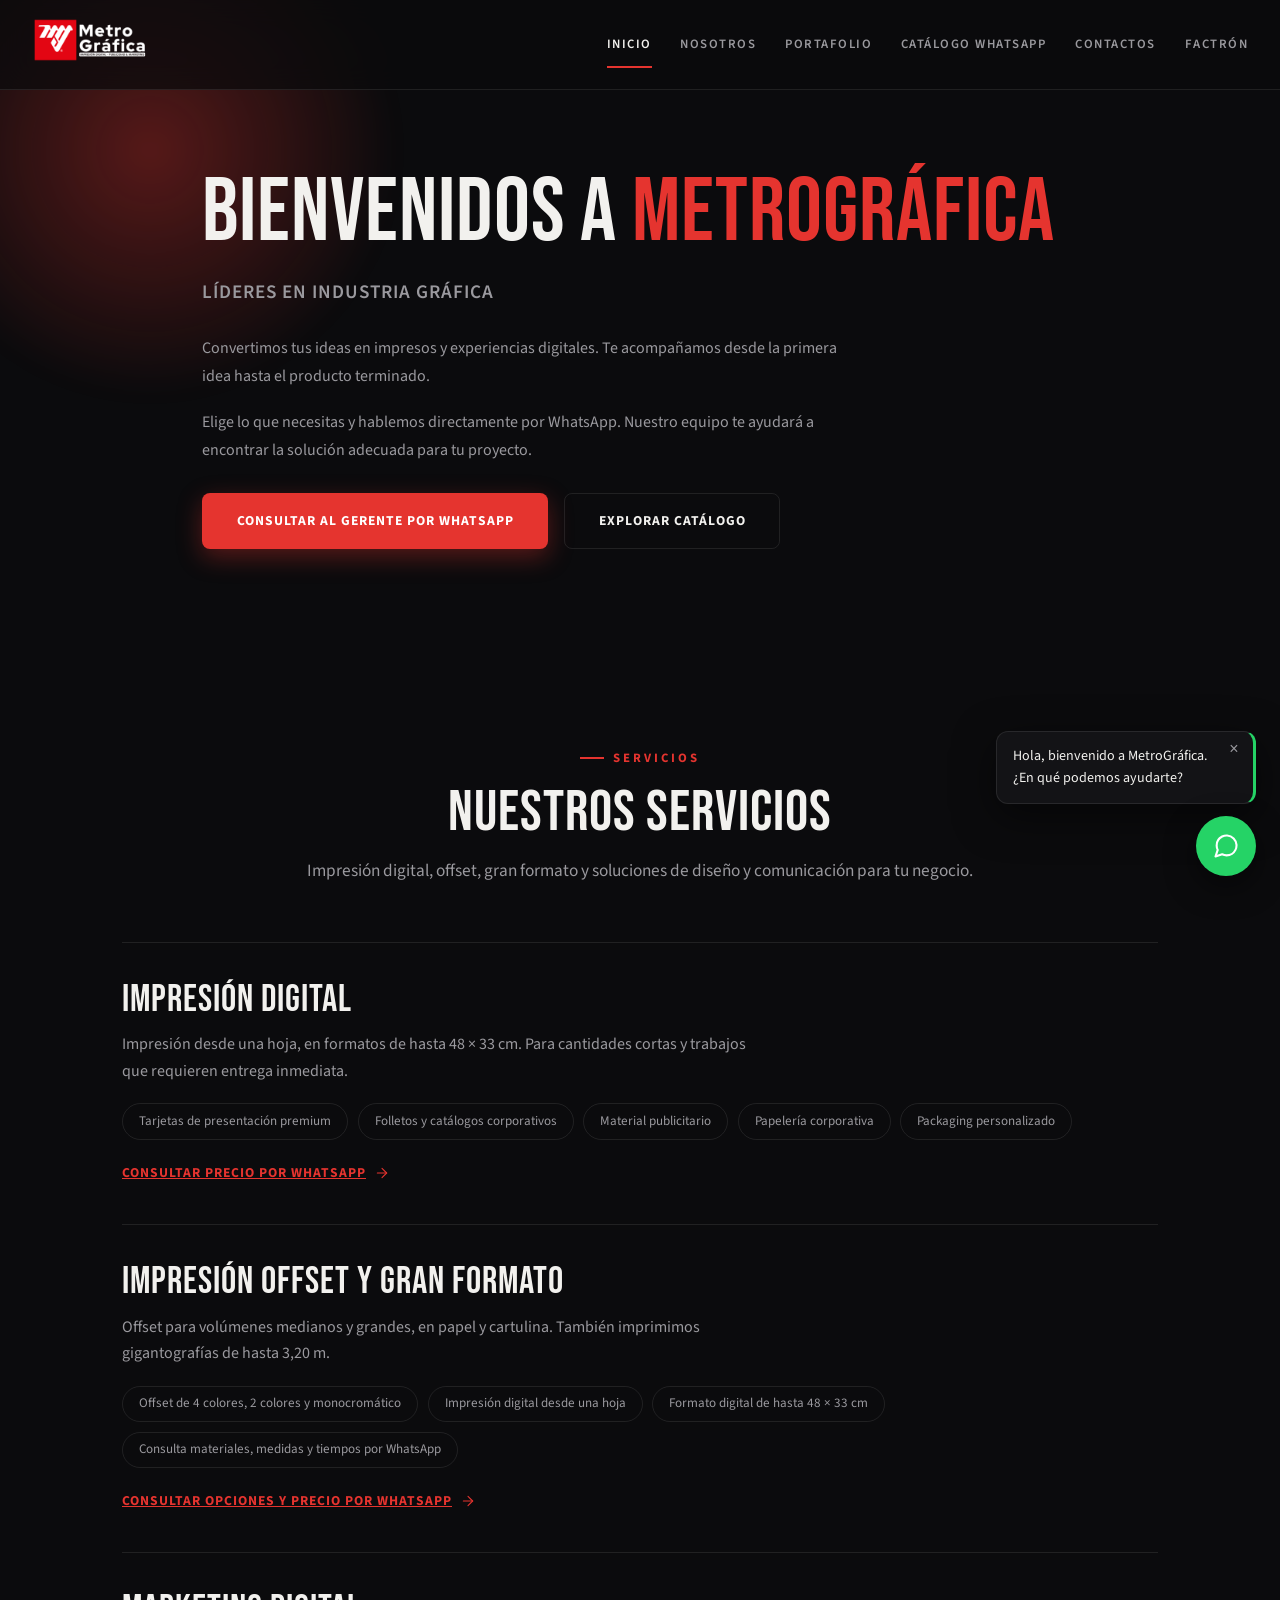
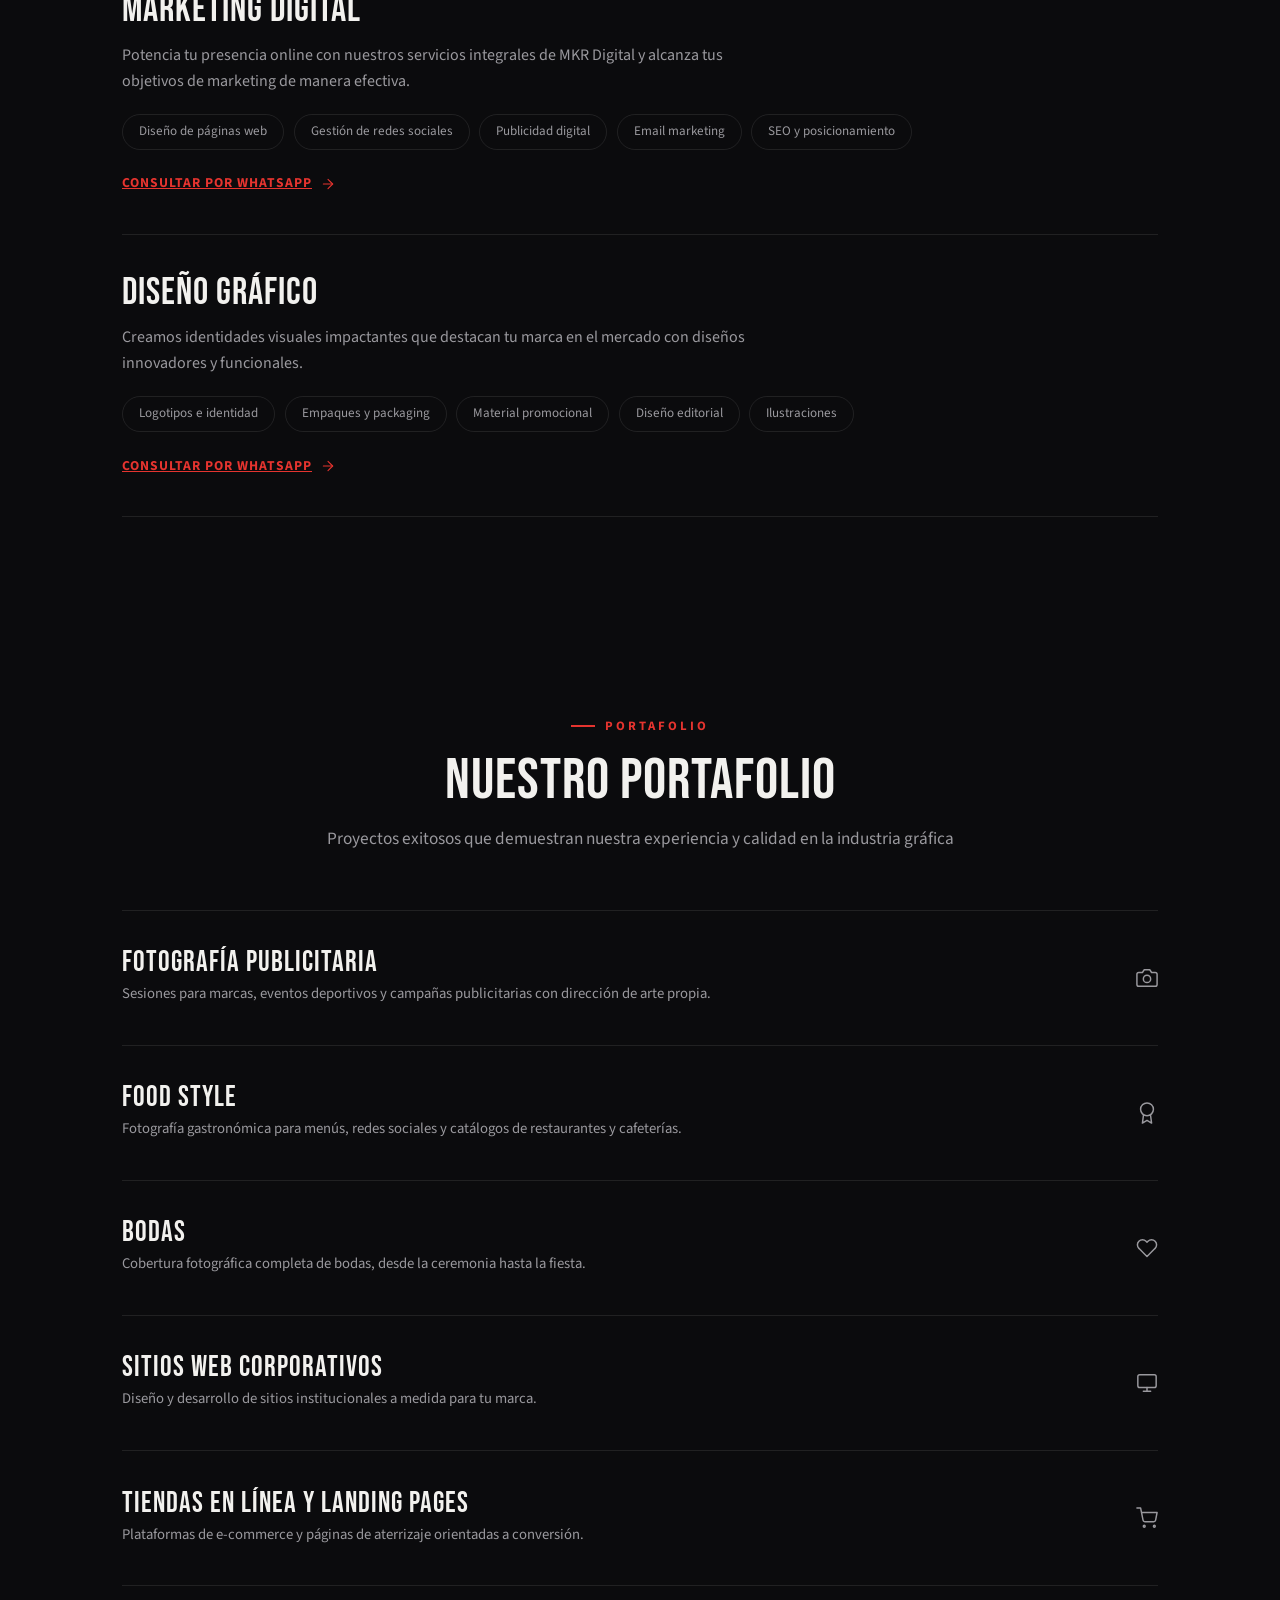
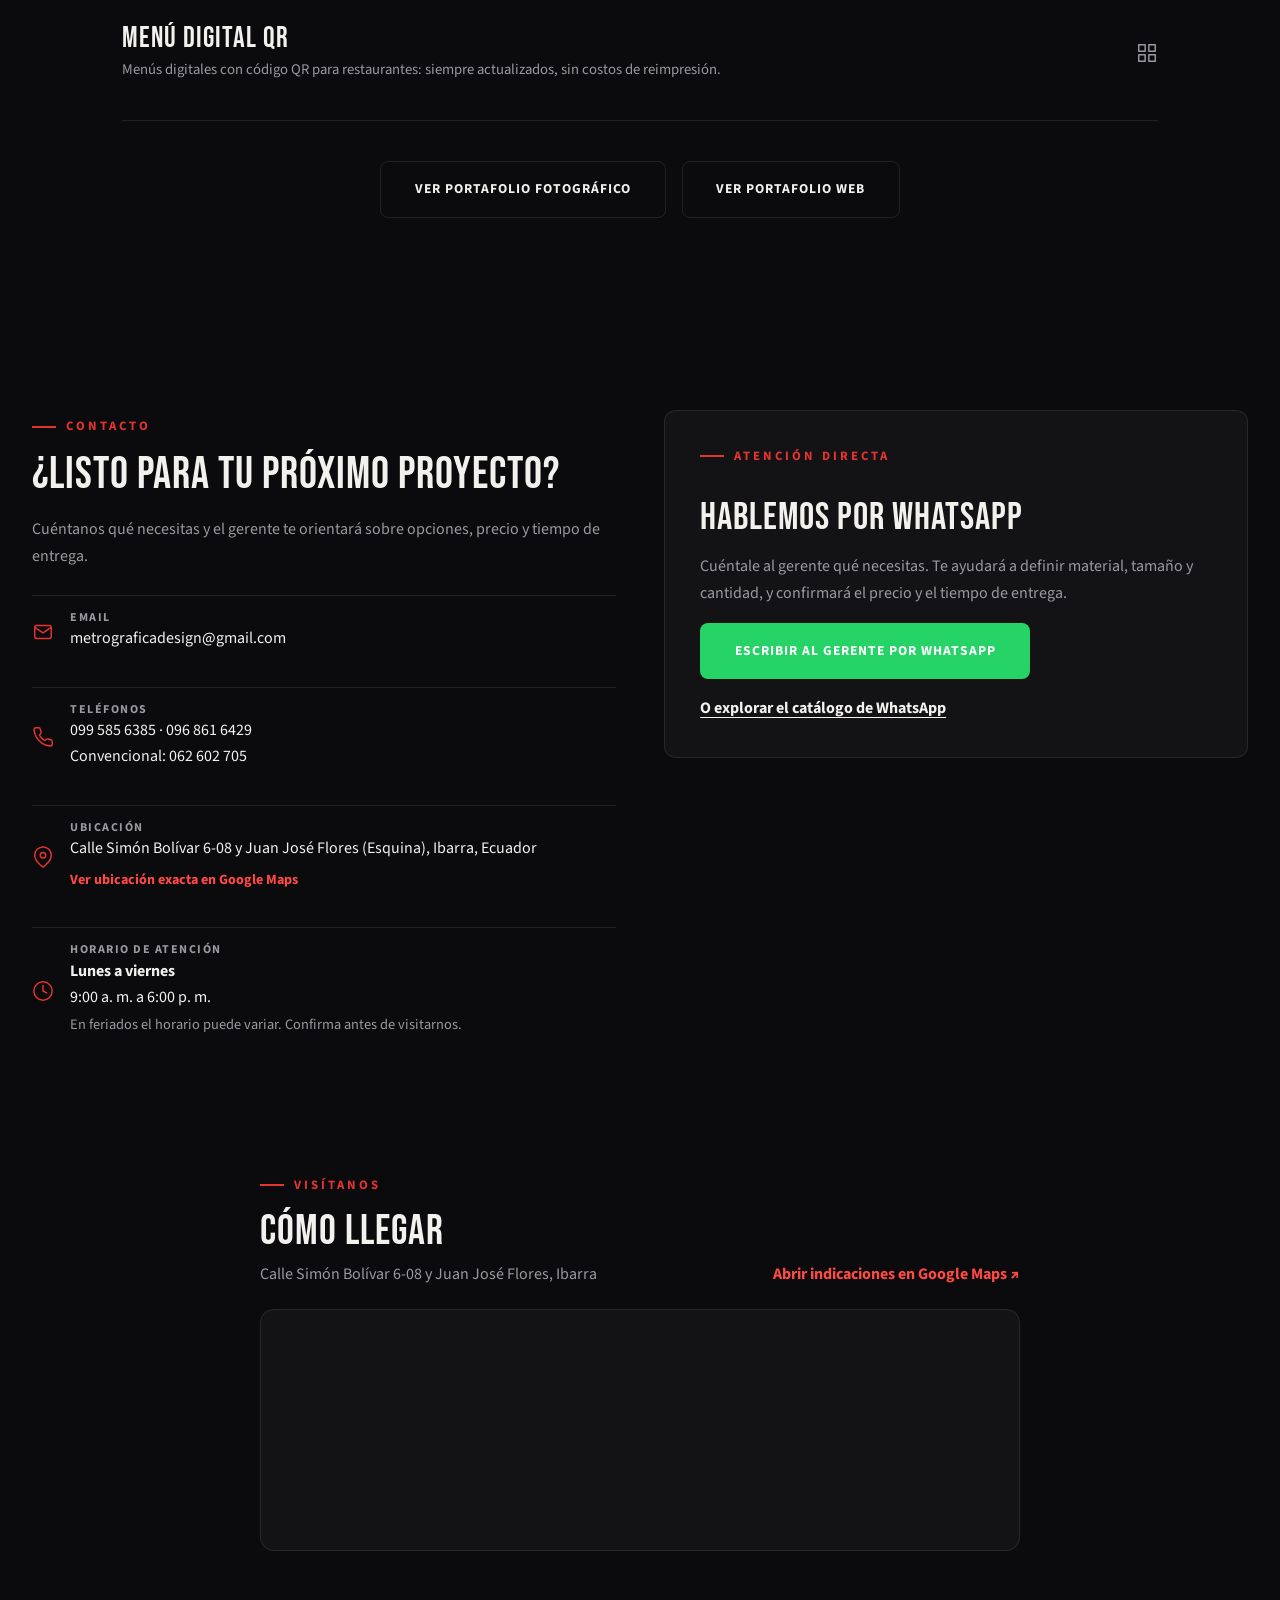
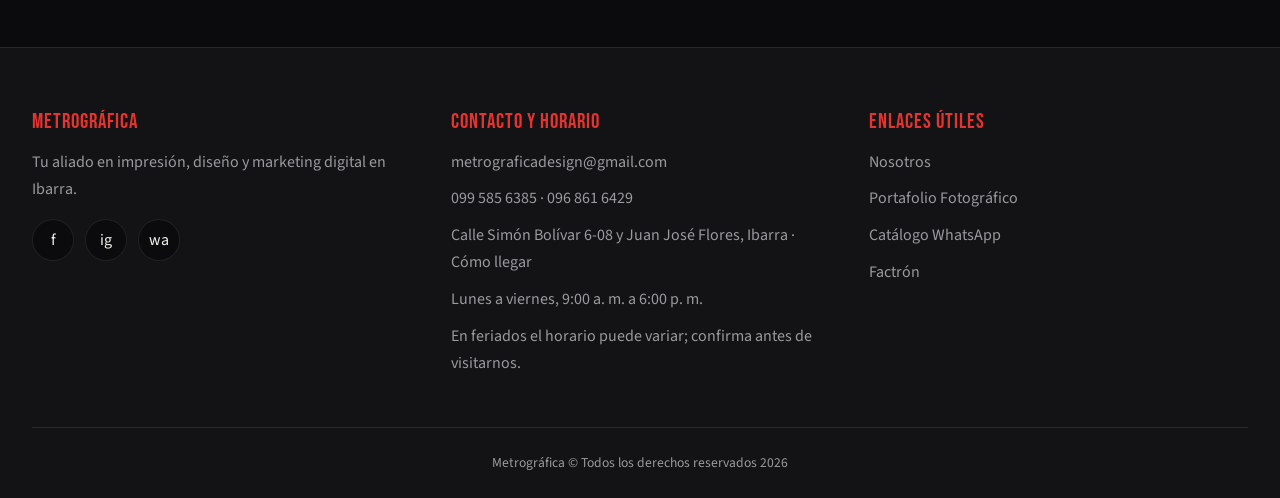
<file: index.html>
<!DOCTYPE html>
<html lang="es">

<head>
    <meta charset="UTF-8">
    <meta name="viewport" content="width=device-width, initial-scale=1.0">
    <title>MetroGráfica - Líderes en Impresión Digital y Marketing | Ecuador</title>
    <meta name="description"
        content="MetroGráfica ofrece impresión digital, offset, gran formato, diseño gráfico y marketing digital en Ibarra.">
    <link rel="icon" type="image/png" href="images/LOGO-M.png">
    <link rel="canonical" href="https://metrografica.com/">

    <meta property="og:type" content="website">
    <meta property="og:title" content="MetroGráfica - Líderes en Impresión Digital y Marketing | Ecuador">
    <meta property="og:description"
        content="MetroGráfica ofrece impresión digital, offset, gran formato, diseño gráfico y marketing digital en Ibarra.">
    <meta property="og:image" content="images/LOGO-M.png">
    <meta name="twitter:card" content="summary">
    <meta name="twitter:title" content="MetroGráfica - Líderes en Impresión Digital y Marketing | Ecuador">
    <meta name="twitter:description"
        content="MetroGráfica ofrece impresión digital, offset, gran formato, diseño gráfico y marketing digital en Ibarra.">
    <meta name="twitter:image" content="images/LOGO-M.png">

    <script type="application/ld+json">
    {
        "@context": "https://schema.org",
        "@type": "LocalBusiness",
        "@id": "https://metrografica.com/#negocio",
        "name": "MetroGráfica",
        "url": "https://metrografica.com/",
        "image": "https://metrografica.com/images/LOGO-M.png",
        "logo": "https://metrografica.com/images/LOGO-M.png",
        "telephone": ["+593995856385", "+593968616429"],
        "email": "metrograficadesign@gmail.com",
        "address": {
            "@type": "PostalAddress",
            "streetAddress": "Calle Simón Bolívar 6-08 y Juan José Flores (Esquina)",
            "addressLocality": "Ibarra",
            "addressCountry": "EC"
        },
        "geo": {
            "@type": "GeoCoordinates",
            "latitude": 0.3507407051129464,
            "longitude": -78.11827678849875
        },
        "openingHoursSpecification": [{
            "@type": "OpeningHoursSpecification",
            "dayOfWeek": ["Monday", "Tuesday", "Wednesday", "Thursday", "Friday"],
            "opens": "09:00",
            "closes": "18:00"
        }],
        "sameAs": [
            "https://www.facebook.com/Metrografica",
            "https://www.instagram.com/metrografica/"
        ]
    }
    </script>

    <link rel="stylesheet" href="styles.css">
    <style>
        /* Hero */
        .hero { padding: 170px 0 6rem; background: var(--bg); position: relative; overflow: hidden; }
        .hero .glow { top: -100px; left: -100px; }

        .hero-content {
            max-width: 1280px;
            margin: 0 auto;
            padding: 0 2rem;
            display: grid;
            grid-template-columns: 1fr;
            max-width: 940px;
            align-items: center;
            position: relative;
            z-index: 1;
        }

        .hero h1 { font-size: clamp(3rem, 7vw, 5.6rem); margin-bottom: 1.2rem; color: var(--ink); }
        .hero h1 span { color: var(--red); }

        .hero-subtitle {
            font-size: 1.2rem;
            font-weight: 600;
            font-family: 'Source Sans 3', sans-serif;
            margin-bottom: 1.6rem;
            color: var(--text-muted);
            text-transform: uppercase;
            letter-spacing: 1px;
        }

        .hero p { font-size: 1rem; margin-bottom: 1.1rem; color: var(--text-muted); line-height: 1.75; max-width: 640px; }

        .hero-buttons { display: flex; gap: 1rem; flex-wrap: wrap; margin-top: 1.8rem; }

        /* Services */
        .services { padding: 6rem 0; background: var(--bg); position: relative; }

        .services-list { max-width: 1100px; margin: 0 auto; padding: 0 2rem; }

        .service-panel { display: grid; grid-template-columns: 1fr; }

        .service-body h3 { font-size: clamp(1.8rem, 3vw, 2.4rem); margin-bottom: 0.8rem; color: var(--ink); }
        .service-body > p { color: var(--text-muted); margin-bottom: 1.2rem; max-width: 640px; }

        .service-features { display: flex; flex-wrap: wrap; gap: 0.6rem; margin-bottom: 1.2rem; list-style: none; }
        .service-features li {
            font-size: 0.82rem;
            color: var(--text-muted);
            border: 1px solid var(--border);
            border-radius: 999px;
            padding: 0.4rem 1rem;
        }

        .panel-cta {
            display: inline-flex;
            align-items: center;
            gap: 0.5rem;
            color: var(--red);
            font-weight: 700;
            font-size: 0.85rem;
            text-transform: uppercase;
            letter-spacing: 1px;
            background: none;
            border: none;
            cursor: pointer;
            padding: 0;
        }
        .panel-cta svg { width: 16px; height: 16px; transition: transform 0.2s ease; }
        .panel-cta:hover svg { transform: translateX(4px); }

        /* Portfolio */
        .portfolio { padding: 6rem 0; background: var(--bg); }
        .portfolio-list { max-width: 1100px; margin: 0 auto; padding: 0 2rem; }

        .portfolio-panel {
            display: grid;
            grid-template-columns: 1fr auto;
            gap: 1.4rem;
            align-items: center;
            cursor: pointer;
            text-decoration: none;
        }

        .portfolio-body h4 { font-size: clamp(1.3rem, 2.4vw, 1.8rem); margin-bottom: 0.3rem; color: var(--ink); }
        .portfolio-body p { color: var(--text-muted); font-size: 0.92rem; }

        .portfolio-icon { color: var(--text-muted); }
        .portfolio-panel:hover .portfolio-icon { color: var(--red); }

        .portfolio-cta {
            max-width: 1100px;
            margin: 2.5rem auto 0;
            padding: 0 2rem;
            display: flex;
            justify-content: center;
            gap: 1rem;
            flex-wrap: wrap;
        }

        /* Contact */
        .contact { padding: 6rem 0; background: var(--bg); }

        .contact-container {
            max-width: 1280px;
            margin: 0 auto;
            padding: 0 2rem;
            display: grid;
            grid-template-columns: 1fr 1fr;
            gap: 3rem;
            align-items: start;
        }

        .contact-info h3 { font-size: clamp(2rem, 4vw, 2.8rem); margin-bottom: 1.2rem; color: var(--ink); }

        .contact-item {
            display: flex;
            align-items: center;
            gap: 1rem;
            margin-bottom: 1.2rem;
            padding: 1rem 0;
            border-top: 1px solid var(--border);
        }

        .contact-icon { color: var(--red); flex-shrink: 0; }

        .contact-item-content h4 { font-family: 'Source Sans 3', sans-serif; font-weight: 700; margin-bottom: 0.1rem; font-size: 0.75rem; letter-spacing: 1.5px; text-transform: uppercase; color: var(--text-muted); }
        .contact-item-content p { font-size: 1rem; color: var(--ink); }
        .contact-item-content a { text-decoration: none; }
        .contact-item-content a:hover { color: var(--red-bright); }
        .contact-link-label { display: inline-block; margin-top: 0.45rem; color: var(--red-bright); font-weight: 700; font-size: 0.88rem; }
        .contact-note { color: var(--text-muted); font-size: 0.9rem; }

        .contact-whatsapp { display: flex; flex-direction: column; align-items: flex-start; gap: 1rem; background: var(--panel); border: 1px solid var(--border); border-radius: 12px; padding: 2.2rem; }
        .contact-whatsapp h3 { font-size: clamp(1.8rem, 4vw, 2.4rem); color: var(--ink); }
        .contact-whatsapp > p { color: var(--text-muted); line-height: 1.7; }
        .contact-whatsapp .btn-whatsapp { min-height: 48px; text-align: center; }
        .contact-catalog-link { color: var(--ink); font-weight: 700; text-decoration: underline; text-underline-offset: 4px; }

        .location-map { padding: 0 2rem 6rem; background: var(--bg); }
        .location-map-inner { max-width: 760px; margin: 0 auto; }
        .location-map-heading { display: flex; justify-content: space-between; align-items: end; gap: 1rem; margin-bottom: 1.4rem; }
        .location-map-heading h2 { color: var(--ink); font-size: clamp(1.8rem, 4vw, 2.6rem); }
        .location-map-heading p { color: var(--text-muted); margin-top: 0.5rem; }
        .location-map-link { color: var(--red-bright); font-weight: 700; text-decoration: none; white-space: nowrap; }
        .location-map-link:hover { text-decoration: underline; }
        .location-map-frame { overflow: hidden; border: 1px solid var(--border); border-radius: 14px; background: var(--panel); }
        .location-map-frame iframe { display: block; width: 100%; height: clamp(190px, 20vw, 240px); border: 0; }

        /* Responsive */
        @media (max-width: 900px) {
            .contact-container { grid-template-columns: 1fr; }
            .service-panel { grid-template-columns: 1fr; }
            .portfolio-panel { grid-template-columns: 1fr; }
            .portfolio-icon { display: none; }
        }
        @media (max-width: 600px) {
            .location-map-heading { align-items: flex-start; flex-direction: column; }
        }
    </style>
</head>

<body>
    <!-- Header -->
    <header>
        <div class="header-container">
            <div class="logo">
                <img src="images/LOGO-M.png" alt="MetroGráfica Logo">
            </div>
            <nav>
                <div class="nav-container">
                    <ul class="nav-links">
                        <li><a href="#inicio" class="active">INICIO</a></li>
                        <li><a href="nosotros.html">NOSOTROS</a></li>
                        <li class="dropdown">
                            <a href="#">PORTAFOLIO</a>
                            <div class="dropdown-content">
                                <a href="portafolio/portafolio-fotografico.html">PORTAFOLIO FOTOGRÁFICO</a>
                                <a href="portafolio/portafolio-web.html">PORTAFOLIO WEB</a>
                            </div>
                        </li>
                        <li><a href="https://wa.me/c/593968616429" target="_blank" rel="noopener">CATÁLOGO WHATSAPP</a></li>
                        <li><a href="#contacto">CONTACTOS</a></li>
                        <li><a href="https://factron.my.canva.site/factron" target="_blank" rel="noopener">FACTRÓN</a></li>
                    </ul>
                </div>
            </nav>
        </div>
    </header>

    <!-- Hero Section -->
    <section class="hero" id="inicio">
        <div class="glow"></div>
        <div class="hero-content">
            <div class="hero-text">
                <h1>BIENVENIDOS A <span>METROGRÁFICA</span></h1>
                <div class="hero-subtitle">Líderes en Industria Gráfica</div>
                <p>Convertimos tus ideas en impresos y experiencias digitales. Te acompañamos desde la primera idea hasta el producto terminado.</p>
                <p>Elige lo que necesitas y hablemos directamente por WhatsApp. Nuestro equipo te ayudará a encontrar la solución adecuada para tu proyecto.</p>

                <div class="hero-buttons">
                    <a href="https://wa.me/593995856385?text=Hola%20MetroGr%C3%A1fica%2C%20quisiera%20consultar%20precios%20y%20opciones%20para%20mi%20proyecto." target="_blank" rel="noopener" class="btn-primary">Consultar al gerente por WhatsApp</a>
                    <a href="https://wa.me/c/593968616429" target="_blank" rel="noopener" class="btn-secondary">Explorar catálogo</a>
                </div>
            </div>
        </div>
    </section>

    <!-- Services Section -->
    <section class="services" id="nosotros">
        <div class="section-header">
            <div class="eyebrow">Servicios</div>
            <h2>NUESTROS SERVICIOS</h2>
            <p>Impresión digital, offset, gran formato y soluciones de diseño y comunicación para tu negocio.</p>
        </div>
        <div class="services-list">
            <div class="panel service-panel fade-in">
                <div class="service-body">
                    <h3>IMPRESIÓN DIGITAL</h3>
                    <p>Impresión desde una hoja, en formatos de hasta 48 × 33 cm. Para cantidades cortas y trabajos que requieren entrega inmediata.</p>
                    <ul class="service-features">
                        <li>Tarjetas de presentación premium</li>
                        <li>Folletos y catálogos corporativos</li>
                        <li>Material publicitario</li>
                        <li>Papelería corporativa</li>
                        <li>Packaging personalizado</li>
                    </ul>
                    <a class="panel-cta" href="https://wa.me/593995856385?text=Hola%20MetroGr%C3%A1fica%2C%20quisiera%20consultar%20el%20precio%20de%20impresi%C3%B3n%20digital." target="_blank" rel="noopener">Consultar precio por WhatsApp <svg class="icon" viewBox="0 0 24 24" aria-hidden="true"><line x1="5" y1="12" x2="19" y2="12"/><polyline points="12 5 19 12 12 19"/></svg></a>
                </div>
            </div>
            <div class="panel service-panel fade-in">
                <div class="service-body">
                    <h3>IMPRESIÓN OFFSET Y GRAN FORMATO</h3>
                    <p>Offset para volúmenes medianos y grandes, en papel y cartulina. También imprimimos gigantografías de hasta 3,20 m.</p>
                    <ul class="service-features">
                        <li>Offset de 4 colores, 2 colores y monocromático</li>
                        <li>Impresión digital desde una hoja</li>
                        <li>Formato digital de hasta 48 × 33 cm</li>
                        <li>Consulta materiales, medidas y tiempos por WhatsApp</li>
                    </ul>
                    <a class="panel-cta" href="https://wa.me/593995856385?text=Hola%20MetroGr%C3%A1fica%2C%20quisiera%20consultar%20materiales%2C%20medidas%20y%20precios%20para%20impresi%C3%B3n%20offset%20o%20gran%20formato." target="_blank" rel="noopener">Consultar opciones y precio por WhatsApp <svg class="icon" viewBox="0 0 24 24" aria-hidden="true"><line x1="5" y1="12" x2="19" y2="12"/><polyline points="12 5 19 12 12 19"/></svg></a>
                </div>
            </div>
            <div class="panel service-panel fade-in">
                <div class="service-body">
                    <h3>MARKETING DIGITAL</h3>
                    <p>Potencia tu presencia online con nuestros servicios integrales de MKR Digital y alcanza tus
                        objetivos de marketing de manera efectiva.</p>
                    <ul class="service-features">
                        <li>Diseño de páginas web</li>
                        <li>Gestión de redes sociales</li>
                        <li>Publicidad digital</li>
                        <li>Email marketing</li>
                        <li>SEO y posicionamiento</li>
                    </ul>
                    <a class="panel-cta" href="https://wa.me/593995856385?text=Hola%20MetroGr%C3%A1fica%2C%20quisiera%20consultar%20sobre%20un%20proyecto%20de%20marketing%20digital." target="_blank" rel="noopener">Consultar por WhatsApp <svg class="icon" viewBox="0 0 24 24" aria-hidden="true"><line x1="5" y1="12" x2="19" y2="12"/><polyline points="12 5 19 12 12 19"/></svg></a>
                </div>
            </div>
            <div class="panel service-panel fade-in">
                <div class="service-body">
                    <h3>DISEÑO GRÁFICO</h3>
                    <p>Creamos identidades visuales impactantes que destacan tu marca en el mercado con diseños
                        innovadores y funcionales.</p>
                    <ul class="service-features">
                        <li>Logotipos e identidad</li>
                        <li>Empaques y packaging</li>
                        <li>Material promocional</li>
                        <li>Diseño editorial</li>
                        <li>Ilustraciones</li>
                    </ul>
                    <a class="panel-cta" href="https://wa.me/593995856385?text=Hola%20MetroGr%C3%A1fica%2C%20quisiera%20consultar%20un%20proyecto%20de%20dise%C3%B1o%20gr%C3%A1fico." target="_blank" rel="noopener">Consultar por WhatsApp <svg class="icon" viewBox="0 0 24 24" aria-hidden="true"><line x1="5" y1="12" x2="19" y2="12"/><polyline points="12 5 19 12 12 19"/></svg></a>
                </div>
            </div>
        </div>
    </section>

    <!-- Portfolio Section -->
    <section class="portfolio" id="portafolio">
        <div class="section-header">
            <div class="eyebrow">Portafolio</div>
            <h2>NUESTRO PORTAFOLIO</h2>
            <p>Proyectos exitosos que demuestran nuestra experiencia y calidad en la industria gráfica</p>
        </div>
        <div class="portfolio-list">
            <a href="portafolio/portafolio-fotografico.html" class="panel portfolio-panel fade-in">
                <div class="portfolio-body">
                    <h4>FOTOGRAFÍA PUBLICITARIA</h4>
                    <p>Sesiones para marcas, eventos deportivos y campañas publicitarias con dirección de arte
                        propia.</p>
                </div>
                <svg class="icon portfolio-icon" viewBox="0 0 24 24"><path d="M23 19a2 2 0 0 1-2 2H3a2 2 0 0 1-2-2V8a2 2 0 0 1 2-2h4l2-3h6l2 3h4a2 2 0 0 1 2 2Z"/><circle cx="12" cy="13" r="4"/></svg>
            </a>
            <a href="portafolio/portafolio-fotografico.html" class="panel portfolio-panel fade-in">
                <div class="portfolio-body">
                    <h4>FOOD STYLE</h4>
                    <p>Fotografía gastronómica para menús, redes sociales y catálogos de restaurantes y cafeterías.</p>
                </div>
                <svg class="icon portfolio-icon" viewBox="0 0 24 24"><circle cx="12" cy="8" r="7"/><polyline points="8.21 13.89 7 23 12 20 17 23 15.79 13.88"/></svg>
            </a>
            <a href="portafolio/portafolio-fotografico.html" class="panel portfolio-panel fade-in">
                <div class="portfolio-body">
                    <h4>BODAS</h4>
                    <p>Cobertura fotográfica completa de bodas, desde la ceremonia hasta la fiesta.</p>
                </div>
                <svg class="icon portfolio-icon" viewBox="0 0 24 24"><path d="M20.84 4.61a5.5 5.5 0 0 0-7.78 0L12 5.67l-1.06-1.06a5.5 5.5 0 0 0-7.78 7.78l1.06 1.06L12 21.23l7.78-7.78 1.06-1.06a5.5 5.5 0 0 0 0-7.78Z"/></svg>
            </a>
            <a href="portafolio/portafolio-web.html" class="panel portfolio-panel fade-in">
                <div class="portfolio-body">
                    <h4>SITIOS WEB CORPORATIVOS</h4>
                    <p>Diseño y desarrollo de sitios institucionales a medida para tu marca.</p>
                </div>
                <svg class="icon portfolio-icon" viewBox="0 0 24 24"><rect x="2" y="3" width="20" height="14" rx="2"/><line x1="8" y1="21" x2="16" y2="21"/><line x1="12" y1="17" x2="12" y2="21"/></svg>
            </a>
            <a href="portafolio/portafolio-web.html" class="panel portfolio-panel fade-in">
                <div class="portfolio-body">
                    <h4>TIENDAS EN LÍNEA Y LANDING PAGES</h4>
                    <p>Plataformas de e-commerce y páginas de aterrizaje orientadas a conversión.</p>
                </div>
                <svg class="icon portfolio-icon" viewBox="0 0 24 24"><circle cx="9" cy="21" r="1"/><circle cx="20" cy="21" r="1"/><path d="M1 1h4l2.68 13.39a2 2 0 0 0 2 1.61h9.72a2 2 0 0 0 2-1.61L23 6H6"/></svg>
            </a>
            <a href="portafolio/portafolio-web.html" class="panel portfolio-panel fade-in">
                <div class="portfolio-body">
                    <h4>MENÚ DIGITAL QR</h4>
                    <p>Menús digitales con código QR para restaurantes: siempre actualizados, sin costos de
                        reimpresión.</p>
                </div>
                <svg class="icon portfolio-icon" viewBox="0 0 24 24"><rect x="3" y="3" width="7" height="7"/><rect x="14" y="3" width="7" height="7"/><rect x="14" y="14" width="7" height="7"/><rect x="3" y="14" width="7" height="7"/></svg>
            </a>
        </div>
        <div class="portfolio-cta">
            <a href="portafolio/portafolio-fotografico.html" class="btn-secondary">Ver Portafolio Fotográfico</a>
            <a href="portafolio/portafolio-web.html" class="btn-secondary">Ver Portafolio Web</a>
        </div>
    </section>

    <!-- Contact Section -->
    <section class="contact" id="contacto">
        <div class="contact-container">
            <div class="contact-info">
                <div class="eyebrow">Contacto</div>
                <h3>¿LISTO PARA TU PRÓXIMO PROYECTO?</h3>
                    <p style="margin-bottom: 1.6rem; color: var(--text-muted);">Cuéntanos qué necesitas y el gerente te orientará sobre opciones, precio y tiempo de entrega.</p>

                <div class="contact-item">
                    <svg class="icon contact-icon" viewBox="0 0 24 24"><rect x="3" y="5" width="18" height="14" rx="2"/><polyline points="3 7 12 13 21 7"/></svg>
                    <div class="contact-item-content">
                        <h4>EMAIL</h4>
                        <p>metrograficadesign@gmail.com</p>
                    </div>
                </div>

                <div class="contact-item">
                    <svg class="icon contact-icon" viewBox="0 0 24 24"><path d="M22 16.92v3a2 2 0 0 1-2.18 2 19.79 19.79 0 0 1-8.63-3.07 19.5 19.5 0 0 1-6-6 19.79 19.79 0 0 1-3.07-8.67A2 2 0 0 1 4.11 2h3a2 2 0 0 1 2 1.72c.127.96.361 1.903.7 2.81a2 2 0 0 1-.45 2.11L8.09 9.91a16 16 0 0 0 6 6l1.27-1.27a2 2 0 0 1 2.11-.45c.907.339 1.85.573 2.81.7A2 2 0 0 1 22 16.92Z"/></svg>
                    <div class="contact-item-content">
                        <h4>TELÉFONOS</h4>
                        <p>099 585 6385 · 096 861 6429<br>Convencional: 062 602 705</p>
                    </div>
                </div>

                <div class="contact-item">
                    <svg class="icon contact-icon" viewBox="0 0 24 24"><path d="M21 10c0 7-9 13-9 13s-9-6-9-13a9 9 0 0 1 18 0Z"/><circle cx="12" cy="10" r="3"/></svg>
                    <div class="contact-item-content">
                        <h4>UBICACIÓN</h4>
                        <p><a href="https://www.google.com/maps/search/?api=1&amp;query=0.3507407051129464%2C-78.11827678849875" target="_blank" rel="noopener">Calle Simón Bolívar 6-08 y Juan José Flores (Esquina), Ibarra, Ecuador<br><span class="contact-link-label">Ver ubicación exacta en Google Maps</span></a></p>
                    </div>
                </div>

                <div class="contact-item">
                    <svg class="icon contact-icon" viewBox="0 0 24 24"><circle cx="12" cy="12" r="10"/><polyline points="12 6 12 12 16 14"/></svg>
                    <div class="contact-item-content">
                        <h4>HORARIO DE ATENCIÓN</h4>
                        <p><strong>Lunes a viernes</strong><br><time datetime="09:00">9:00 a. m.</time> a <time datetime="18:00">6:00 p. m.</time><br><span class="contact-note">En feriados el horario puede variar. Confirma antes de visitarnos.</span></p>
                    </div>
                </div>
            </div>

            <div class="contact-whatsapp">
                <div class="eyebrow">Atención directa</div>
                <h3>HABLEMOS POR WHATSAPP</h3>
                <p>Cuéntale al gerente qué necesitas. Te ayudará a definir material, tamaño y cantidad, y confirmará el precio y el tiempo de entrega.</p>
                <a class="btn-whatsapp" href="https://wa.me/593995856385?text=Hola%20MetroGr%C3%A1fica%2C%20quisiera%20consultar%20sobre%20sus%20servicios." target="_blank" rel="noopener">Escribir al gerente por WhatsApp</a>
                <a class="contact-catalog-link" href="https://wa.me/c/593968616429" target="_blank" rel="noopener">O explorar el catálogo de WhatsApp</a>
            </div>
        </div>
    </section>

    <section class="location-map" aria-labelledby="location-map-title">
        <div class="location-map-inner">
            <div class="location-map-heading">
                <div>
                    <div class="eyebrow">Visítanos</div>
                    <h2 id="location-map-title">CÓMO LLEGAR</h2>
                    <p>Calle Simón Bolívar 6-08 y Juan José Flores, Ibarra</p>
                </div>
                <a class="location-map-link" href="https://www.google.com/maps/dir/?api=1&amp;destination=0.3507407051129464%2C-78.11827678849875" target="_blank" rel="noopener">Abrir indicaciones en Google Maps ↗</a>
            </div>
            <div class="location-map-frame">
                <iframe
                    title="Mapa de ubicación de MetroGráfica en Ibarra"
                    src="https://www.google.com/maps?q=MetroGr%C3%A1fica%2C+Ibarra%400.3507407051129464%2C-78.11827678849875&amp;z=17&amp;output=embed"
                    loading="lazy"
                    referrerpolicy="no-referrer-when-downgrade"
                    allowfullscreen>
                </iframe>
            </div>
        </div>
    </section>

    <!-- Footer -->
    <footer>
        <div class="footer-content">
            <div class="footer-main">
                <div class="footer-section">
                    <h4>MetroGráfica</h4>
                    <p>Tu aliado en impresión, diseño y marketing digital en Ibarra.</p>
                    <div class="social-links">
                        <a href="https://www.facebook.com/Metrografica" target="_blank" rel="noopener" title="Facebook">f</a>
                        <a href="https://www.instagram.com/metrografica/" target="_blank" rel="noopener" title="Instagram">ig</a>
                        <a href="https://wa.me/593995856385" target="_blank" rel="noopener" title="WhatsApp">wa</a>
                    </div>
                </div>

                <div class="footer-section">
                    <h4>Contacto y horario</h4>
                    <ul>
                        <li>metrograficadesign@gmail.com</li>
                        <li>099 585 6385 · 096 861 6429</li>
                        <li><a href="https://www.google.com/maps/dir/?api=1&amp;destination=0.3507407051129464%2C-78.11827678849875" target="_blank" rel="noopener">Calle Simón Bolívar 6-08 y Juan José Flores, Ibarra · Cómo llegar</a></li>
                        <li>Lunes a viernes, 9:00 a. m. a 6:00 p. m.</li>
                        <li>En feriados el horario puede variar; confirma antes de visitarnos.</li>
                    </ul>
                </div>

                <div class="footer-section">
                    <h4>Enlaces Útiles</h4>
                    <ul>
                        <li><a href="nosotros.html">Nosotros</a></li>
                        <li><a href="portafolio/portafolio-fotografico.html">Portafolio Fotográfico</a></li>
                        <li><a href="https://wa.me/c/593968616429" target="_blank" rel="noopener">Catálogo WhatsApp</a></li>
                        <li><a href="https://factron.my.canva.site/factron" target="_blank" rel="noopener">Factrón</a></li>
                    </ul>
                </div>
            </div>

            <div class="footer-bottom">
                <p>Metrográfica &copy; Todos los derechos reservados 2026</p>
            </div>
        </div>
    </footer>

    <!-- WhatsApp Float Button -->
    <a href="https://wa.me/593995856385?text=%C2%A1Hola%20MetroGr%C3%A1fica%21%20Me%20gustar%C3%ADa%20m%C3%A1s%20informaci%C3%B3n%20sobre%20sus%20servicios." target="_blank" rel="noopener" class="whatsapp-float" title="Escríbenos por WhatsApp">
        <svg viewBox="0 0 24 24" fill="none" stroke="currentColor" stroke-width="1.8" stroke-linecap="round" stroke-linejoin="round"><path d="M21 11.5a8.38 8.38 0 0 1-.9 3.8 8.5 8.5 0 0 1-7.6 4.7 8.38 8.38 0 0 1-3.8-.9L3 21l1.9-5.7a8.38 8.38 0 0 1-.9-3.8 8.5 8.5 0 0 1 4.7-7.6 8.38 8.38 0 0 1 3.8-.9h.5a8.48 8.48 0 0 1 8 8v.5Z"/></svg>
    </a>

    <script src="script.js"></script>
</body>

</html>
</file>
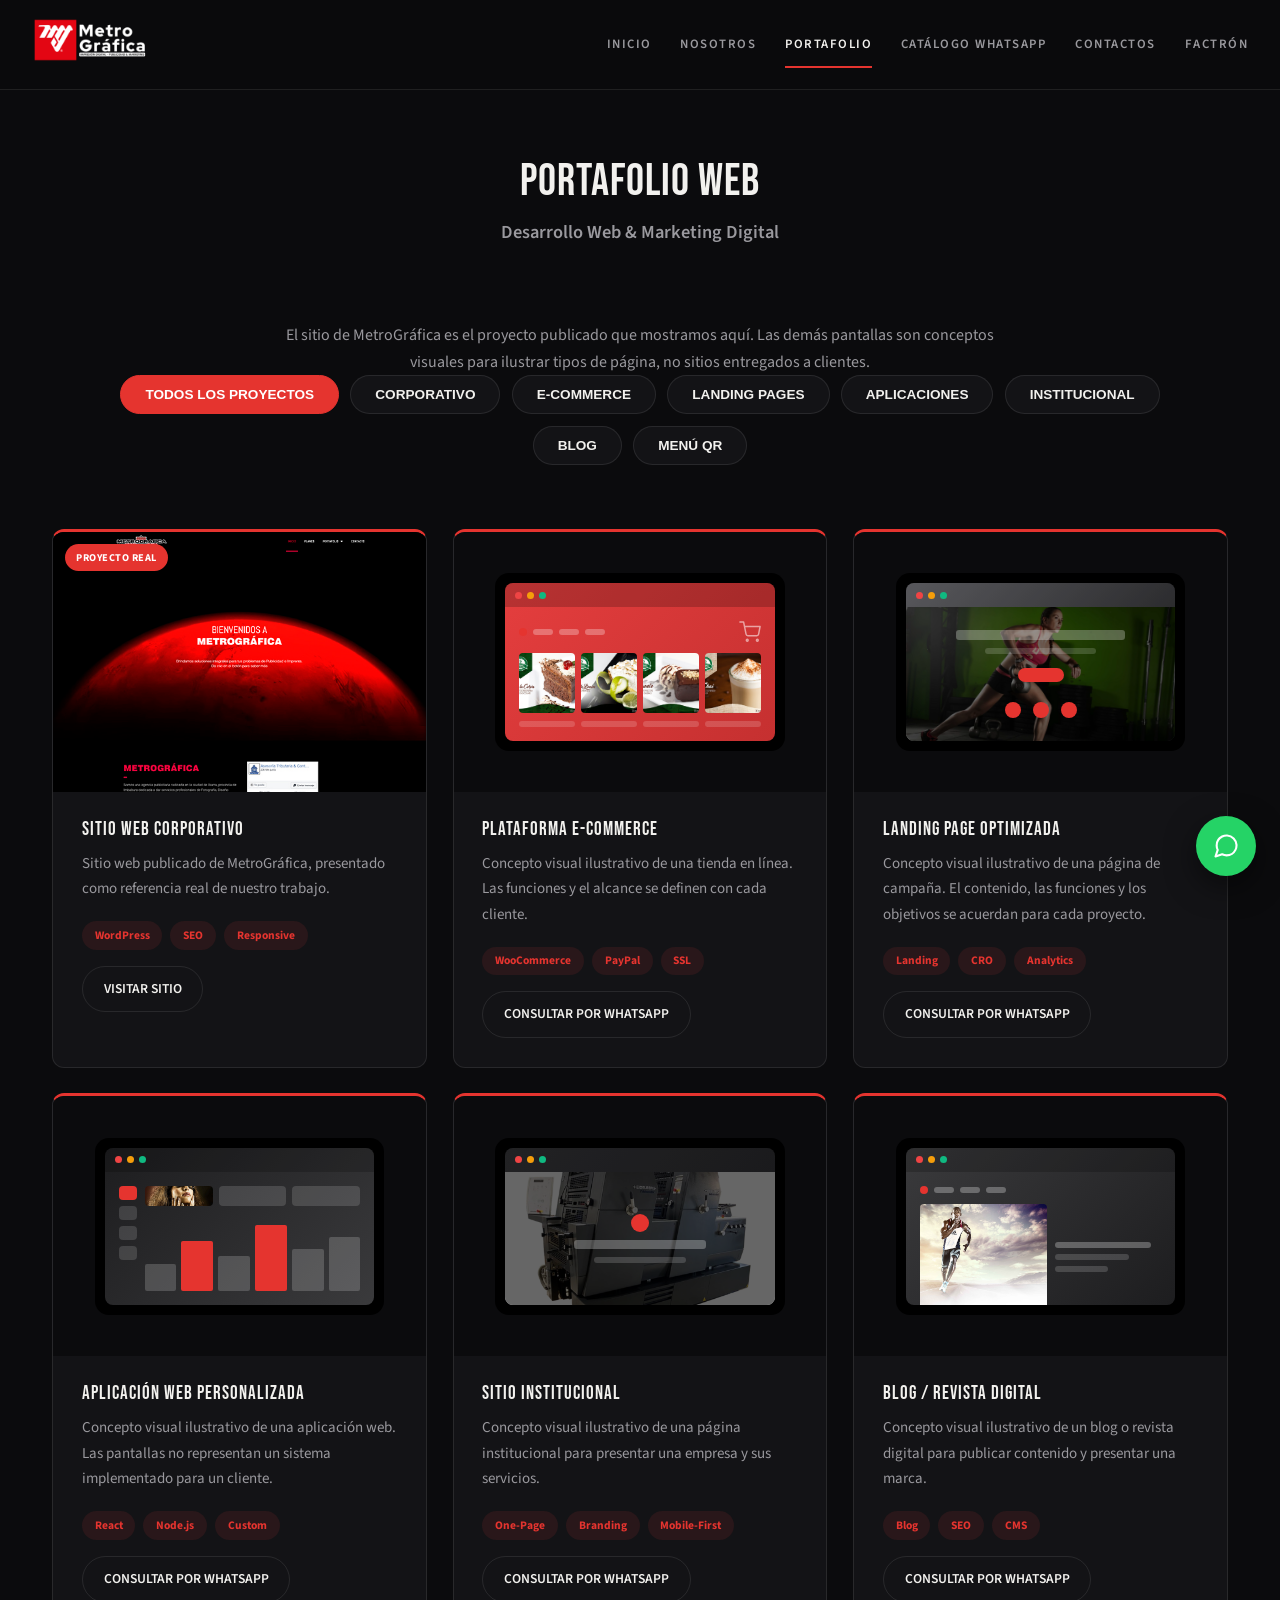
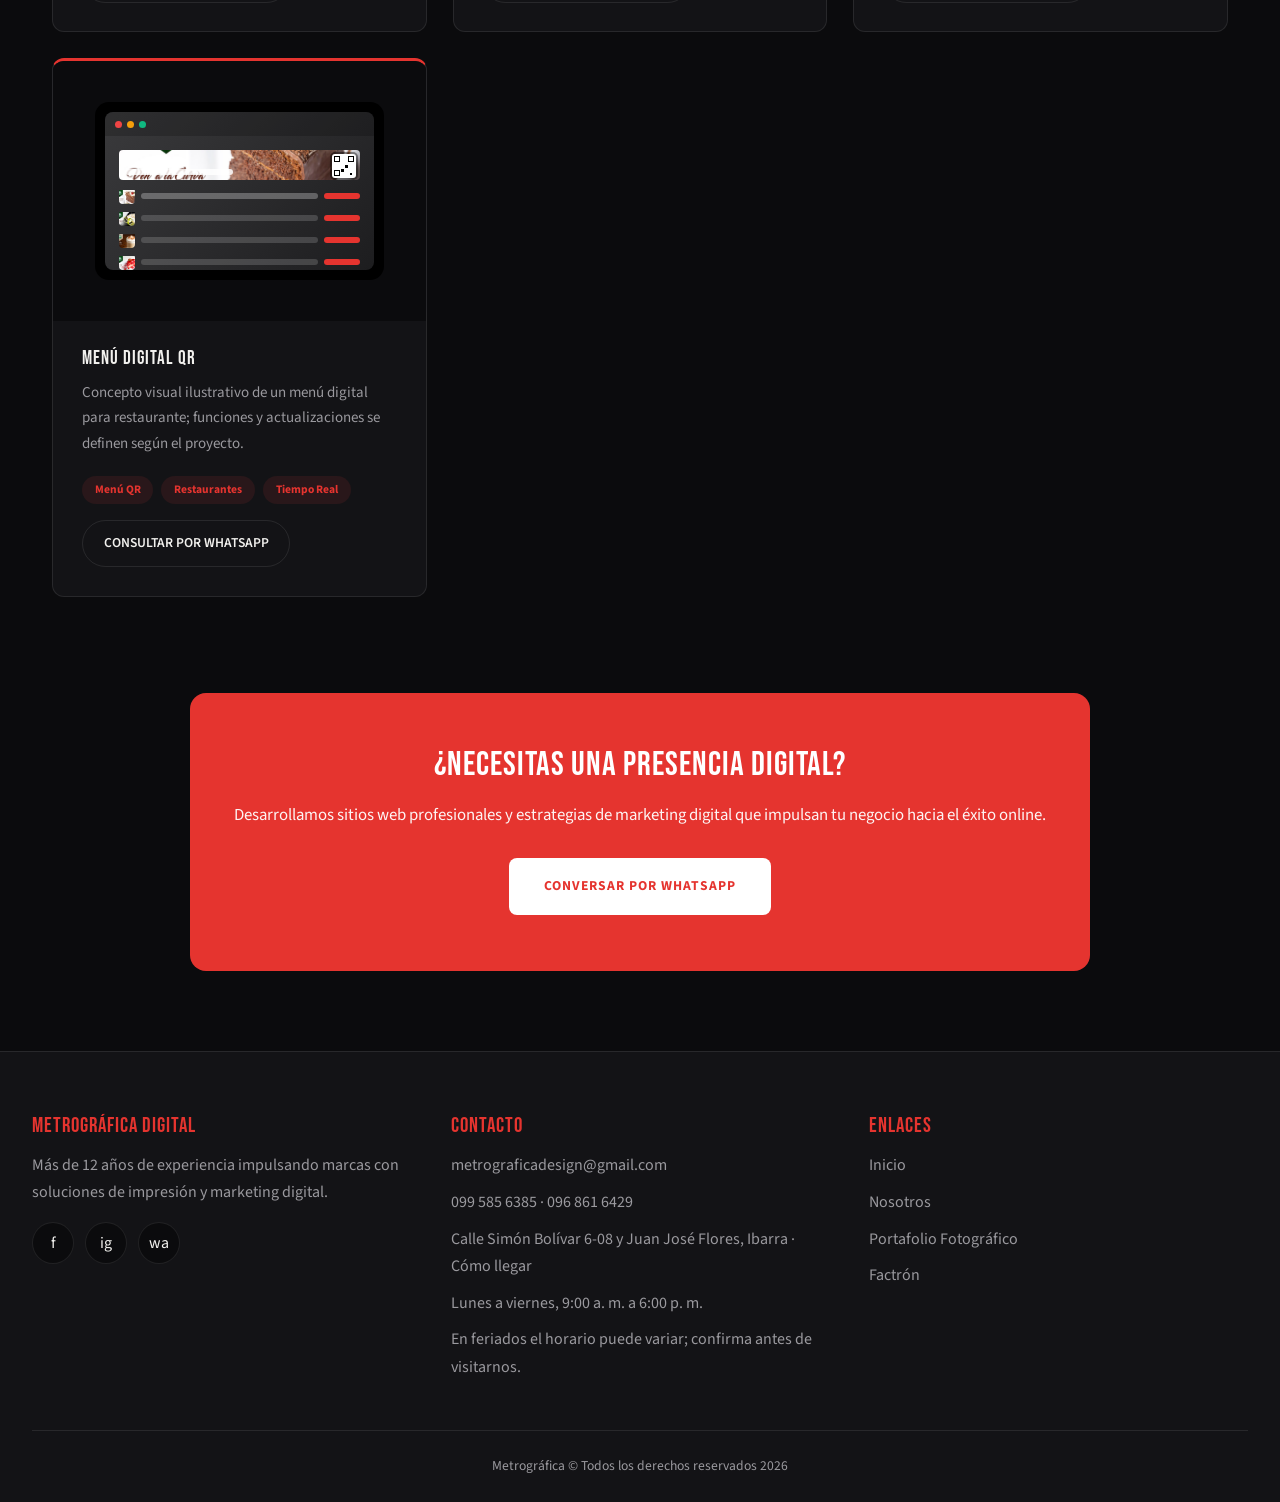
<file: portafolio/portafolio-web.html>
<!DOCTYPE html>
<html lang="es">

<head>
    <meta charset="UTF-8">
    <meta name="viewport" content="width=device-width, initial-scale=1.0">
    <title>Portafolio Web - MetroGráfica | Desarrollo Web y Marketing Digital Ecuador</title>
    <meta name="description"
        content="Conoce nuestros proyectos de desarrollo web y marketing digital. MetroGráfica ofrece soluciones digitales completas en Ecuador.">
    <link rel="icon" type="image/png" href="../images/LOGO-M.png">
    <link rel="canonical" href="https://metrografica.com/portafolio/portafolio-web.html">

    <meta property="og:type" content="website">
    <meta property="og:title" content="Portafolio Web - MetroGráfica | Desarrollo Web y Marketing Digital Ecuador">
    <meta property="og:description"
        content="Conoce nuestros proyectos de desarrollo web y marketing digital. MetroGráfica ofrece soluciones digitales completas en Ecuador.">
    <meta property="og:image" content="../images/LOGO-M.png">
    <meta name="twitter:card" content="summary">
    <meta name="twitter:title" content="Portafolio Web - MetroGráfica | Desarrollo Web y Marketing Digital Ecuador">
    <meta name="twitter:description"
        content="Conoce nuestros proyectos de desarrollo web y marketing digital. MetroGráfica ofrece soluciones digitales completas en Ecuador.">
    <meta name="twitter:image" content="../images/LOGO-M.png">

    <link rel="stylesheet" href="../styles.css">
    <style>
        /* Hero */
        .hero { padding: 160px 0 3.5rem; background: var(--bg); text-align: center; }
        .hero-content { max-width: 800px; margin: 0 auto; padding: 0 2rem; }
        .hero h1 { font-size: 2.8rem; margin-bottom: 0.8rem; color: var(--ink); }
        .hero-subtitle { font-size: 1.15rem; font-weight: 600; color: var(--text-muted); }

        /* Filter Section */
        .filter-section { background: var(--bg); padding: 0 0 3rem; text-align: center; }
        .portfolio-note { max-width: 760px; margin: 1.2rem auto 0; padding: 0 1rem; color: var(--text-muted); line-height: 1.65; }
        .filter-container { max-width: 1200px; margin: 0 auto; padding: 0 2rem; }
        .filter-buttons { display: flex; justify-content: center; gap: 0.7rem; flex-wrap: wrap; }

        .filter-btn {
            background: var(--panel);
            color: var(--ink);
            border: 1px solid var(--border);
            padding: 0.7rem 1.5rem;
            font-weight: 600;
            border-radius: 999px;
            cursor: pointer;
            transition: all 0.2s ease;
            font-size: 0.85rem;
        }
        .filter-btn.active,
        .filter-btn:hover { background: var(--red); color: #fff; border-color: var(--red); }

        /* Portfolio Gallery */
        .portfolio-gallery { padding: 1rem 0 5rem; background: var(--bg); }
        .gallery-container { max-width: 1240px; margin: 0 auto; padding: 0 2rem; }

        .gallery-grid {
            display: grid;
            grid-template-columns: repeat(auto-fit, minmax(360px, 1fr));
            gap: 1.6rem;
        }

        .portfolio-item {
            padding: 0;
            overflow: hidden;
            cursor: pointer;
            background: var(--panel);
            border: 1px solid var(--border);
            border-top: 3px solid var(--red);
            border-radius: 12px;
            transition: transform 0.25s ease, border-color 0.25s ease;
        }
        .portfolio-item:hover { transform: translateY(-4px); border-color: var(--red); }

        .portfolio-mockup {
            height: 260px;
            background: var(--bg);
            display: flex;
            align-items: center;
            justify-content: center;
            padding: 1.6rem;
        }

        .mockup-device {
            width: 90%;
            height: 85%;
            background: #000;
            border-radius: 14px;
            padding: 10px;
        }

        .mockup-screen { width: 100%; height: 100%; border-radius: 8px; display: flex; flex-direction: column; overflow: hidden; }

        .mockup-header { height: 24px; background: rgba(0,0,0,0.2); display: flex; align-items: center; padding: 0 10px; gap: 5px; }
        .mockup-dot { width: 7px; height: 7px; border-radius: 50%; }
        .dot-red { background: #ef4444; }
        .dot-yellow { background: #f59e0b; }
        .dot-green { background: #10b981; }

        .mockup-content { flex: 1; display: flex; flex-direction: column; padding: 14px; overflow: hidden; }

        /* Piezas de wireframe: representan de forma ilustrativa el tipo de
           página (no son capturas reales de proyectos entregados) */
        .wire-navbar { display: flex; align-items: center; gap: 6px; margin-bottom: 10px; flex-shrink: 0; }
        .wire-dot { width: 8px; height: 8px; border-radius: 50%; background: var(--red); flex-shrink: 0; }
        .wire-line { display: block; height: 6px; border-radius: 3px; background: rgba(255, 255, 255, 0.28); }
        .wire-line.light { background: rgba(255, 255, 255, 0.16); }
        .wire-btn { display: block; height: 14px; width: 46px; border-radius: 7px; background: var(--red); }
        .wire-block { border-radius: 4px; background: rgba(255, 255, 255, 0.14); }
        .wire-icon { width: 15px; height: 15px; color: rgba(255, 255, 255, 0.55); margin-left: auto; }

        /* Código QR ilustrativo (patrón simplificado, no escaneable) */
        .wire-qr {
            position: relative;
            width: 30px;
            height: 30px;
            background: #fff;
            border-radius: 3px;
            flex-shrink: 0;
        }
        .wire-qr-eye {
            position: absolute;
            width: 9px;
            height: 9px;
            border: 2px solid #000;
        }
        .wire-qr-eye::after { content: ''; position: absolute; inset: 2px; background: #000; }
        .wire-qr-dot { position: absolute; width: 2.5px; height: 2.5px; background: #000; }

        .real-badge {
            position: absolute;
            top: 12px;
            left: 12px;
            background: var(--red);
            color: #fff;
            font-size: 0.65rem;
            font-weight: 700;
            letter-spacing: 0.5px;
            padding: 0.3rem 0.7rem;
            border-radius: 999px;
            z-index: 2;
        }

        .portfolio-content { padding: 1.8rem; }
        .portfolio-content h3 { font-size: 1.2rem; margin-bottom: 0.7rem; color: var(--ink); }
        .portfolio-content p { color: var(--text-muted); font-size: 0.94rem; line-height: 1.7; margin-bottom: 1.2rem; }


        .portfolio-tags { display: flex; gap: 0.5rem; flex-wrap: wrap; margin-bottom: 1rem; }
        .tag { background: rgba(229, 62, 62, 0.1); color: var(--red); padding: 0.3rem 0.8rem; border-radius: 999px; font-size: 0.72rem; font-weight: 700; }

        .visit-btn {
            display: inline-flex;
            align-items: center;
            gap: 0.5rem;
            background: transparent;
            color: var(--ink);
            border: 1px solid var(--border);
            padding: 0.7rem 1.3rem;
            border-radius: 999px;
            text-decoration: none;
            font-weight: 600;
            font-size: 0.85rem;
            transition: all 0.2s ease;
        }
        .visit-btn:hover { border-color: var(--red); color: var(--red-bright); }

        /* CTA */
        .cta-section { padding: 1rem 2rem 5rem; }
        .cta-card {
            max-width: 900px;
            margin: 0 auto;
            background: var(--red);
            border-radius: 16px;
            text-align: center;
            color: #fff;
            padding: 3.5rem 2.5rem;
        }
        .cta-card h2 { font-size: 2.1rem; margin-bottom: 1.2rem; }
        .cta-card p { font-size: 1.05rem; margin-bottom: 1.8rem; opacity: 0.95; line-height: 1.7; }
        .cta-card .btn-primary { background: #fff; color: var(--red); box-shadow: none; }
        .cta-card .btn-primary:hover { background: #f5f5f7; }

        /* Responsive */
        @media (max-width: 768px) {
            .hero h1 { font-size: 2.1rem; }
        }
    </style>
</head>

<body>
    <!-- Header -->
    <header>
        <div class="header-container">
            <div class="logo">
                <a href="../index.html">
                    <img src="../images/LOGO-M.png" alt="MetroGráfica Logo">
                </a>
            </div>
            <nav>
                <div class="nav-container">
                    <ul class="nav-links">
                        <li><a href="../index.html">INICIO</a></li>
                        <li><a href="../nosotros.html">NOSOTROS</a></li>
                        <li class="dropdown">
                            <a href="#" class="active">PORTAFOLIO</a>
                            <div class="dropdown-content">
                                <a href="portafolio-fotografico.html">PORTAFOLIO FOTOGRÁFICO</a>
                                <a href="portafolio-web.html" class="active">PORTAFOLIO WEB</a>
                            </div>
                        </li>
                        <li><a href="https://wa.me/c/593968616429" target="_blank" rel="noopener">CATÁLOGO WHATSAPP</a></li>
                        <li><a href="../index.html#contacto">CONTACTOS</a></li>
                        <li><a href="https://factron.my.canva.site/factron" target="_blank" rel="noopener">FACTRÓN</a></li>
                    </ul>
                </div>
            </nav>
        </div>
    </header>

    <!-- Hero Section -->
    <section class="hero">
        <div class="hero-content">
            <h1>PORTAFOLIO WEB</h1>
            <div class="hero-subtitle">Desarrollo Web &amp; Marketing Digital</div>
        </div>
    </section>

    <!-- Filter Section -->
    <section class="filter-section">
        <div class="filter-container">
            <p class="portfolio-note">El sitio de MetroGráfica es el proyecto publicado que mostramos aquí. Las demás pantallas son conceptos visuales para ilustrar tipos de página, no sitios entregados a clientes.</p>
            <div class="filter-buttons">
                <button class="filter-btn active" data-filter="all">TODOS LOS PROYECTOS</button>
                <button class="filter-btn" data-filter="corporativo">CORPORATIVO</button>
                <button class="filter-btn" data-filter="ecommerce">E-COMMERCE</button>
                <button class="filter-btn" data-filter="landing">LANDING PAGES</button>
                <button class="filter-btn" data-filter="app">APLICACIONES</button>
                <button class="filter-btn" data-filter="institucional">INSTITUCIONAL</button>
                <button class="filter-btn" data-filter="blog">BLOG</button>
                <button class="filter-btn" data-filter="menu">MENÚ QR</button>
            </div>
        </div>
    </section>

    <!-- Portfolio Gallery -->
    <section class="portfolio-gallery">
        <div class="gallery-container">
            <div class="gallery-grid">
                <!-- AQUÍ PUEDES AGREGAR TUS PROYECTOS WEB REALES -->

                <!-- Proyecto Web 1 -->
                <div class="portfolio-item fade-in" data-category="corporativo">
                    <div class="portfolio-mockup" style="padding: 0; position: relative;">
                        <span class="real-badge">PROYECTO REAL</span>
                        <img src="../images/portafolio-web/metrografica-sitio-real.jpg" alt="Sitio web real de MetroGráfica" style="width: 100%; height: 100%; object-fit: cover; object-position: top;">
                    </div>
                    <div class="portfolio-content">
                        <h3>SITIO WEB CORPORATIVO</h3>
                        <p>Sitio web publicado de MetroGráfica, presentado como referencia real de nuestro trabajo.</p>

                        <div class="portfolio-tags">
                            <span class="tag">WordPress</span>
                            <span class="tag">SEO</span>
                            <span class="tag">Responsive</span>
                        </div>
                        <a href="https://metrografica.com/" target="_blank" rel="noopener" class="visit-btn">VISITAR SITIO</a>
                    </div>
                </div>

                <!-- Proyecto Web 2 -->
                <div class="portfolio-item fade-in" data-category="ecommerce">
                    <div class="portfolio-mockup">
                        <div class="mockup-device">
                            <div class="mockup-screen" style="background: linear-gradient(135deg, #e53e3e, #c53030);">
                                <div class="mockup-header">
                                    <div class="mockup-dot dot-red"></div>
                                    <div class="mockup-dot dot-yellow"></div>
                                    <div class="mockup-dot dot-green"></div>
                                </div>
                                <div class="mockup-content">
                                    <div class="wire-navbar">
                                        <span class="wire-dot"></span>
                                        <span class="wire-line" style="width: 20px;"></span>
                                        <span class="wire-line" style="width: 20px;"></span>
                                        <span class="wire-line" style="width: 20px;"></span>
                                        <svg class="icon wire-icon" viewBox="0 0 24 24"><circle cx="9" cy="21" r="1"/><circle cx="20" cy="21" r="1"/><path d="M1 1h4l2.68 13.39a2 2 0 0 0 2 1.61h9.72a2 2 0 0 0 2-1.61L23 6H6"/></svg>
                                    </div>
                                    <div style="display: grid; grid-template-columns: repeat(4, 1fr); gap: 6px; flex: 1;">
                                        <div class="wire-block" style="overflow: hidden;"><img src="../images/torta.jpg" alt="" style="width: 100%; height: 100%; object-fit: cover;"></div>
                                        <div class="wire-block" style="overflow: hidden;"><img src="../images/tre-leches.jpg" alt="" style="width: 100%; height: 100%; object-fit: cover;"></div>
                                        <div class="wire-block" style="overflow: hidden;"><img src="../images/brounie.jpg" alt="" style="width: 100%; height: 100%; object-fit: cover;"></div>
                                        <div class="wire-block" style="overflow: hidden;"><img src="../images/capuchi.jpg" alt="" style="width: 100%; height: 100%; object-fit: cover;"></div>
                                    </div>
                                    <div style="display: grid; grid-template-columns: repeat(4, 1fr); gap: 6px; margin-top: 8px; flex-shrink: 0;">
                                        <span class="wire-line light"></span>
                                        <span class="wire-line light"></span>
                                        <span class="wire-line light"></span>
                                        <span class="wire-line light"></span>
                                    </div>
                                </div>
                            </div>
                        </div>
                    </div>
                    <div class="portfolio-content">
                        <h3>PLATAFORMA E-COMMERCE</h3>
                        <p>Concepto visual ilustrativo de una tienda en línea. Las funciones y el alcance se definen con cada cliente.</p>

                        <div class="portfolio-tags">
                            <span class="tag">WooCommerce</span>
                            <span class="tag">PayPal</span>
                            <span class="tag">SSL</span>
                        </div>
                        <a href="https://wa.me/593995856385?text=Hola%20MetroGr%C3%A1fica%2C%20quisiera%20consultar%20sobre%20un%20proyecto%20web." target="_blank" rel="noopener" class="visit-btn">CONSULTAR POR WHATSAPP</a>
                    </div>
                </div>

                <!-- Proyecto Web 3 -->
                <div class="portfolio-item fade-in" data-category="landing">
                    <div class="portfolio-mockup">
                        <div class="mockup-device">
                            <div class="mockup-screen" style="background: linear-gradient(135deg, #6e6e73, #1d1d1f);">
                                <div class="mockup-header">
                                    <div class="mockup-dot dot-red"></div>
                                    <div class="mockup-dot dot-yellow"></div>
                                    <div class="mockup-dot dot-green"></div>
                                </div>
                                <div class="mockup-content" style="align-items: center; justify-content: center; gap: 8px; position: relative; overflow: hidden;">
                                    <img src="../images/running-scaled.jpg" alt="" style="position: absolute; inset: 0; width: 100%; height: 100%; object-fit: cover;">
                                    <div style="position: absolute; inset: 0; background: rgba(0,0,0,0.55);"></div>
                                    <span class="wire-line" style="width: 70%; height: 10px; position: relative;"></span>
                                    <span class="wire-line light" style="width: 46%; position: relative;"></span>
                                    <span class="wire-btn" style="margin: 6px 0 12px; position: relative;"></span>
                                    <div style="display: flex; gap: 12px; position: relative;">
                                        <span class="wire-dot" style="width: 16px; height: 16px;"></span>
                                        <span class="wire-dot" style="width: 16px; height: 16px;"></span>
                                        <span class="wire-dot" style="width: 16px; height: 16px;"></span>
                                    </div>
                                </div>
                            </div>
                        </div>
                    </div>
                    <div class="portfolio-content">
                        <h3>LANDING PAGE OPTIMIZADA</h3>
                        <p>Concepto visual ilustrativo de una página de campaña. El contenido, las funciones y los objetivos se acuerdan para cada proyecto.</p>

                        <div class="portfolio-tags">
                            <span class="tag">Landing</span>
                            <span class="tag">CRO</span>
                            <span class="tag">Analytics</span>
                        </div>
                        <a href="https://wa.me/593995856385?text=Hola%20MetroGr%C3%A1fica%2C%20quisiera%20consultar%20sobre%20un%20proyecto%20web." target="_blank" rel="noopener" class="visit-btn">CONSULTAR POR WHATSAPP</a>
                    </div>
                </div>

                <!-- Proyecto Web 4 -->
                <div class="portfolio-item fade-in" data-category="app">
                    <div class="portfolio-mockup">
                        <div class="mockup-device">
                            <div class="mockup-screen" style="background: linear-gradient(135deg, #1d1d1f, #3a3a3c);">
                                <div class="mockup-header">
                                    <div class="mockup-dot dot-red"></div>
                                    <div class="mockup-dot dot-yellow"></div>
                                    <div class="mockup-dot dot-green"></div>
                                </div>
                                <div class="mockup-content" style="flex-direction: row; gap: 8px;">
                                    <div style="width: 18px; display: flex; flex-direction: column; gap: 6px; flex-shrink: 0;">
                                        <div class="wire-block" style="height: 14px; background: var(--red);"></div>
                                        <div class="wire-block" style="height: 14px;"></div>
                                        <div class="wire-block" style="height: 14px;"></div>
                                        <div class="wire-block" style="height: 14px;"></div>
                                    </div>
                                    <div style="flex: 1; display: flex; flex-direction: column; gap: 8px;">
                                        <div style="display: flex; gap: 6px; flex-shrink: 0;">
                                            <div class="wire-block" style="flex: 1; height: 20px; overflow: hidden;"><img src="../images/m-cara-arriba.jpg" alt="" style="width: 100%; height: 100%; object-fit: cover;"></div>
                                            <div class="wire-block" style="flex: 1; height: 20px;"></div>
                                            <div class="wire-block" style="flex: 1; height: 20px;"></div>
                                        </div>
                                        <div style="flex: 1; display: flex; align-items: flex-end; gap: 5px;">
                                            <span style="flex: 1; height: 35%; background: rgba(255,255,255,0.18); border-radius: 2px;"></span>
                                            <span style="flex: 1; height: 65%; background: var(--red); border-radius: 2px;"></span>
                                            <span style="flex: 1; height: 45%; background: rgba(255,255,255,0.18); border-radius: 2px;"></span>
                                            <span style="flex: 1; height: 85%; background: var(--red); border-radius: 2px;"></span>
                                            <span style="flex: 1; height: 55%; background: rgba(255,255,255,0.18); border-radius: 2px;"></span>
                                            <span style="flex: 1; height: 70%; background: rgba(255,255,255,0.18); border-radius: 2px;"></span>
                                        </div>
                                    </div>
                                </div>
                            </div>
                        </div>
                    </div>
                    <div class="portfolio-content">
                        <h3>APLICACIÓN WEB PERSONALIZADA</h3>
                        <p>Concepto visual ilustrativo de una aplicación web. Las pantallas no representan un sistema implementado para un cliente.</p>

                        <div class="portfolio-tags">
                            <span class="tag">React</span>
                            <span class="tag">Node.js</span>
                            <span class="tag">Custom</span>
                        </div>
                        <a href="https://wa.me/593995856385?text=Hola%20MetroGr%C3%A1fica%2C%20quisiera%20consultar%20sobre%20un%20proyecto%20web." target="_blank" rel="noopener" class="visit-btn">CONSULTAR POR WHATSAPP</a>
                    </div>
                </div>

                <!-- Proyecto Web 5 -->
                <div class="portfolio-item fade-in" data-category="institucional">
                    <div class="portfolio-mockup">
                        <div class="mockup-device">
                            <div class="mockup-screen" style="background: linear-gradient(135deg, #2a2a2d, #1d1d1f);">
                                <div class="mockup-header">
                                    <div class="mockup-dot dot-red"></div>
                                    <div class="mockup-dot dot-yellow"></div>
                                    <div class="mockup-dot dot-green"></div>
                                </div>
                                <div class="mockup-content" style="align-items: center; justify-content: center; text-align: center; gap: 8px; position: relative; overflow: hidden;">
                                    <img src="../images/offset.png" alt="" style="position: absolute; inset: 0; width: 100%; height: 100%; object-fit: cover; background: #fff;">
                                    <div style="position: absolute; inset: 0; background: rgba(0,0,0,0.6);"></div>
                                    <span class="wire-dot" style="width: 18px; height: 18px; position: relative;"></span>
                                    <span class="wire-line" style="width: 55%; height: 9px; position: relative;"></span>
                                    <span class="wire-line light" style="width: 38%; position: relative;"></span>
                                </div>
                            </div>
                        </div>
                    </div>
                    <div class="portfolio-content">
                        <h3>SITIO INSTITUCIONAL</h3>
                        <p>Concepto visual ilustrativo de una página institucional para presentar una empresa y sus servicios.</p>

                        <div class="portfolio-tags">
                            <span class="tag">One-Page</span>
                            <span class="tag">Branding</span>
                            <span class="tag">Mobile-First</span>
                        </div>
                        <a href="https://wa.me/593995856385?text=Hola%20MetroGr%C3%A1fica%2C%20quisiera%20consultar%20sobre%20un%20proyecto%20web." target="_blank" rel="noopener" class="visit-btn">CONSULTAR POR WHATSAPP</a>
                    </div>
                </div>

                <!-- Proyecto Web 6 -->
                <div class="portfolio-item fade-in" data-category="blog">
                    <div class="portfolio-mockup">
                        <div class="mockup-device">
                            <div class="mockup-screen" style="background: linear-gradient(135deg, #3a3a3c, #1d1d1f);">
                                <div class="mockup-header">
                                    <div class="mockup-dot dot-red"></div>
                                    <div class="mockup-dot dot-yellow"></div>
                                    <div class="mockup-dot dot-green"></div>
                                </div>
                                <div class="mockup-content">
                                    <div class="wire-navbar">
                                        <span class="wire-dot"></span>
                                        <span class="wire-line" style="width: 20px;"></span>
                                        <span class="wire-line" style="width: 20px;"></span>
                                        <span class="wire-line" style="width: 20px;"></span>
                                    </div>
                                    <div style="display: flex; gap: 8px; flex: 1;">
                                        <div class="wire-block" style="flex: 1.2; overflow: hidden;"><img src="../images/afichesonger.jpg" alt="" style="width: 100%; height: 100%; object-fit: cover;"></div>
                                        <div style="flex: 1; display: flex; flex-direction: column; gap: 6px; justify-content: center;">
                                            <span class="wire-line" style="width: 90%;"></span>
                                            <span class="wire-line light" style="width: 70%;"></span>
                                            <span class="wire-line light" style="width: 50%;"></span>
                                        </div>
                                    </div>
                                    <div style="display: flex; gap: 6px; margin-top: 8px; flex-shrink: 0;">
                                        <div class="wire-block" style="flex: 1; height: 24px; overflow: hidden;"><img src="../images/martillo.jpg" alt="" style="width: 100%; height: 100%; object-fit: cover;"></div>
                                        <div class="wire-block" style="flex: 1; height: 24px; overflow: hidden;"><img src="../images/llanta.jpg" alt="" style="width: 100%; height: 100%; object-fit: cover;"></div>
                                        <div class="wire-block" style="flex: 1; height: 24px; overflow: hidden;"><img src="../images/taekwondo.jpg" alt="" style="width: 100%; height: 100%; object-fit: cover;"></div>
                                    </div>
                                </div>
                            </div>
                        </div>
                    </div>
                    <div class="portfolio-content">
                        <h3>BLOG / REVISTA DIGITAL</h3>
                        <p>Concepto visual ilustrativo de un blog o revista digital para publicar contenido y presentar una marca.</p>

                        <div class="portfolio-tags">
                            <span class="tag">Blog</span>
                            <span class="tag">SEO</span>
                            <span class="tag">CMS</span>
                        </div>
                        <a href="https://wa.me/593995856385?text=Hola%20MetroGr%C3%A1fica%2C%20quisiera%20consultar%20sobre%20un%20proyecto%20web." target="_blank" rel="noopener" class="visit-btn">CONSULTAR POR WHATSAPP</a>
                    </div>
                </div>

                <!-- Proyecto Web 8 -->
                <div class="portfolio-item fade-in" data-category="menu">
                    <div class="portfolio-mockup">
                        <div class="mockup-device">
                            <div class="mockup-screen" style="background: linear-gradient(135deg, #3a3a3c, #1d1d1f);">
                                <div class="mockup-header">
                                    <div class="mockup-dot dot-red"></div>
                                    <div class="mockup-dot dot-yellow"></div>
                                    <div class="mockup-dot dot-green"></div>
                                </div>
                                <div class="mockup-content" style="align-items: center;">
                                    <div class="wire-block" style="width: 100%; height: 30px; overflow: hidden; margin-bottom: 8px; flex-shrink: 0; position: relative;">
                                        <img src="../images/torta.jpg" alt="" style="width: 100%; height: 100%; object-fit: cover;">
                                        <div class="wire-qr" style="position: absolute; top: 4px; right: 4px; width: 24px; height: 24px; box-shadow: 0 0 0 2px rgba(0,0,0,0.4);">
                                            <span class="wire-qr-eye" style="top: 2px; left: 2px; width: 6px; height: 6px; border-width: 1.5px;"></span>
                                            <span class="wire-qr-eye" style="top: 2px; right: 2px; width: 6px; height: 6px; border-width: 1.5px;"></span>
                                            <span class="wire-qr-eye" style="bottom: 2px; left: 2px; width: 6px; height: 6px; border-width: 1.5px;"></span>
                                            <span class="wire-qr-dot" style="top: 11px; left: 13px;"></span>
                                            <span class="wire-qr-dot" style="top: 15px; left: 9px;"></span>
                                            <span class="wire-qr-dot" style="bottom: 3px; right: 4px;"></span>
                                        </div>
                                        <span class="wire-line" style="width: 45%; position: absolute; left: 6px; bottom: 5px; background: rgba(255,255,255,0.85);"></span>
                                    </div>
                                    <div style="width: 100%; display: flex; flex-direction: column; gap: 6px; flex: 1;">
                                        <div style="display: flex; align-items: center; gap: 6px;">
                                            <div style="width: 16px; height: 16px; border-radius: 4px; overflow: hidden; flex-shrink: 0;"><img src="../images/torta.jpg" alt="" style="width: 100%; height: 100%; object-fit: cover;"></div>
                                            <span class="wire-line" style="flex: 1;"></span>
                                            <span class="wire-line light" style="width: 15%; background: var(--red);"></span>
                                        </div>
                                        <div style="display: flex; align-items: center; gap: 6px;">
                                            <div style="width: 16px; height: 16px; border-radius: 4px; overflow: hidden; flex-shrink: 0;"><img src="../images/tre-leches.jpg" alt="" style="width: 100%; height: 100%; object-fit: cover;"></div>
                                            <span class="wire-line light" style="flex: 1;"></span>
                                            <span class="wire-line light" style="width: 15%; background: var(--red);"></span>
                                        </div>
                                        <div style="display: flex; align-items: center; gap: 6px;">
                                            <div style="width: 16px; height: 16px; border-radius: 4px; overflow: hidden; flex-shrink: 0;"><img src="../images/capuchi.jpg" alt="" style="width: 100%; height: 100%; object-fit: cover;"></div>
                                            <span class="wire-line light" style="flex: 1;"></span>
                                            <span class="wire-line light" style="width: 15%; background: var(--red);"></span>
                                        </div>
                                        <div style="display: flex; align-items: center; gap: 6px;">
                                            <div style="width: 16px; height: 16px; border-radius: 4px; overflow: hidden; flex-shrink: 0;"><img src="../images/fresa.jpg" alt="" style="width: 100%; height: 100%; object-fit: cover;"></div>
                                            <span class="wire-line light" style="flex: 1;"></span>
                                            <span class="wire-line light" style="width: 15%; background: var(--red);"></span>
                                        </div>
                                    </div>
                                </div>
                            </div>
                        </div>
                    </div>
                    <div class="portfolio-content">
                        <h3>MENÚ DIGITAL QR</h3>
                        <p>Concepto visual ilustrativo de un menú digital para restaurante; funciones y actualizaciones se definen según el proyecto.</p>

                        <div class="portfolio-tags">
                            <span class="tag">Menú QR</span>
                            <span class="tag">Restaurantes</span>
                            <span class="tag">Tiempo Real</span>
                        </div>
                        <a href="https://wa.me/593995856385?text=Hola%20MetroGr%C3%A1fica%2C%20quisiera%20consultar%20sobre%20un%20proyecto%20web." target="_blank" rel="noopener" class="visit-btn">CONSULTAR POR WHATSAPP</a>
                    </div>
                </div>

                <!-- Puedes agregar más proyectos aquí siguiendo la misma estructura -->

            </div>
        </div>
    </section>

    <!-- CTA Section -->
    <section class="cta-section">
        <div class="cta-card">
            <h2>¿NECESITAS UNA PRESENCIA DIGITAL?</h2>
            <p>Desarrollamos sitios web profesionales y estrategias de marketing digital que impulsan tu negocio hacia el éxito online.</p>
            <a href="https://wa.me/593995856385?text=Hola%20MetroGr%C3%A1fica%2C%20quisiera%20conversar%20sobre%20un%20proyecto%20web." target="_blank" rel="noopener" class="btn-primary">CONVERSAR POR WHATSAPP</a>
        </div>
    </section>

    <!-- Footer -->
    <footer>
        <div class="footer-content">
            <div class="footer-main">
                <div class="footer-section">
                    <h4>MetroGráfica Digital</h4>
                    <p>Más de 12 años de experiencia impulsando marcas con soluciones de impresión y marketing digital.</p>
                    <div class="social-links">
                        <a href="https://www.facebook.com/Metrografica" target="_blank" rel="noopener" title="Facebook">f</a>
                        <a href="https://www.instagram.com/metrografica/" target="_blank" rel="noopener" title="Instagram">ig</a>
                        <a href="https://wa.me/593995856385" target="_blank" rel="noopener" title="WhatsApp">wa</a>
                    </div>
                </div>

                <div class="footer-section">
                    <h4>Contacto</h4>
                    <ul>
                        <li>metrograficadesign@gmail.com</li>
                        <li>099 585 6385 · 096 861 6429</li>
                        <li><a href="../index.html#location-map-title">Calle Simón Bolívar 6-08 y Juan José Flores, Ibarra · Cómo llegar</a></li>
                        <li>Lunes a viernes, 9:00 a. m. a 6:00 p. m.</li>
                        <li>En feriados el horario puede variar; confirma antes de visitarnos.</li>
                    </ul>
                </div>

                <div class="footer-section">
                    <h4>Enlaces</h4>
                    <ul>
                        <li><a href="../index.html">Inicio</a></li>
                        <li><a href="../nosotros.html">Nosotros</a></li>
                        <li><a href="portafolio-fotografico.html">Portafolio Fotográfico</a></li>
                        <li><a href="https://factron.my.canva.site/factron" target="_blank" rel="noopener">Factrón</a></li>
                    </ul>
                </div>
            </div>

            <div class="footer-bottom">
                <p>Metrográfica &copy; Todos los derechos reservados 2026</p>
            </div>
        </div>
    </footer>

    <!-- WhatsApp Float Button -->
    <a href="https://wa.me/593995856385?text=%C2%A1Hola%20MetroGr%C3%A1fica%21%20Me%20gustar%C3%ADa%20m%C3%A1s%20informaci%C3%B3n%20sobre%20sus%20servicios." target="_blank" rel="noopener" class="whatsapp-float" title="Escríbenos por WhatsApp">
        <svg viewBox="0 0 24 24" fill="none" stroke="currentColor" stroke-width="1.8" stroke-linecap="round" stroke-linejoin="round"><path d="M21 11.5a8.38 8.38 0 0 1-.9 3.8 8.5 8.5 0 0 1-7.6 4.7 8.38 8.38 0 0 1-3.8-.9L3 21l1.9-5.7a8.38 8.38 0 0 1-.9-3.8 8.5 8.5 0 0 1 4.7-7.6 8.38 8.38 0 0 1 3.8-.9h.5a8.48 8.48 0 0 1 8 8v.5Z"/></svg>
    </a>

    <script src="../script.js"></script>
    <script>
        // Filter functionality
        const filterButtons = document.querySelectorAll('.filter-btn');
        const portfolioItems = document.querySelectorAll('.portfolio-item');

        filterButtons.forEach(button => {
            button.addEventListener('click', () => {
                filterButtons.forEach(btn => btn.classList.remove('active'));
                button.classList.add('active');

                const filter = button.getAttribute('data-filter');

                portfolioItems.forEach(item => {
                    item.style.display = (filter === 'all' || item.getAttribute('data-category') === filter) ? 'block' : 'none';
                });
            });
        });

        // CTA Button
        document.querySelector('.btn-primary').addEventListener('click', function (e) {
            e.preventDefault();
            openWhatsApp('Hola MetroGráfica! Estoy listo para iniciar mi proyecto web. ¿Cuándo podemos conversar sobre mis necesidades digitales?');
        });

        // Visit site buttons (si tienen un link real, navegan directo; si no, consultan por WhatsApp)
        document.querySelectorAll('.visit-btn').forEach(btn => {
            btn.addEventListener('click', function (e) {
                if (btn.getAttribute('href') !== '#') return;
                e.preventDefault();
                e.stopPropagation();
                const projectTitle = this.closest('.portfolio-item').querySelector('h3').textContent;
                openWhatsApp(`Hola MetroGráfica! Me interesa conocer más detalles sobre "${projectTitle}". ¿Podrían proporcionarme más información sobre este tipo de proyectos?`);
            });
        });

        console.log('💻 MetroGráfica - Portafolio Web cargado');
        console.log('🌐 Servicios: Desarrollo Web | E-commerce | Landing Pages | Marketing Digital');
    </script>
</body>

</html>
</file>
<file: styles.css>
/* ==========================================================================
   MetroGráfica — Sistema de diseño compartido
   Estilo: Dark / Bold Statement. Fondo negro/carbón en toda la página,
   tipografía enorme en mayúsculas (Bebas Neue) con mucho espacio negativo,
   rojo de marca como único acento con resplandor difuminado, filas
   editoriales en vez de grillas de tarjetas repetidas.
   ========================================================================== */

@import url('https://fonts.googleapis.com/css2?family=Bebas+Neue&family=Source+Sans+3:wght@400;500;600;700&display=swap');

:root {
    --bg: #0b0b0d;
    --panel: #131316;
    --ink: #f2f1ee;
    --text-muted: #9a999e;
    --red: #e5342f;
    --red-bright: #ff4a44;
    --red-glow: rgba(229, 52, 47, 0.35);
    --border: rgba(255, 255, 255, 0.09);
    --whatsapp: #25d366;
    --whatsapp-deep: #128c7e;
}

* {
    margin: 0;
    padding: 0;
    box-sizing: border-box;
}

body {
    font-family: 'Source Sans 3', Arial, sans-serif;
    line-height: 1.65;
    color: var(--ink);
    overflow-x: hidden;
    background: var(--bg);
}

h1, h2, h3, h4 {
    font-family: 'Bebas Neue', 'Arial Narrow', sans-serif;
    font-weight: 400;
    letter-spacing: 1px;
    line-height: 0.98;
    text-transform: uppercase;
}

::-webkit-scrollbar { width: 8px; }
::-webkit-scrollbar-track { background: var(--bg); }
::-webkit-scrollbar-thumb { background: var(--red); border-radius: 10px; }
::-webkit-scrollbar-thumb:hover { background: var(--red-bright); }

a { color: inherit; }
[id] { scroll-margin-top: 110px; }

svg.icon {
    width: 22px;
    height: 22px;
    flex-shrink: 0;
    stroke: currentColor;
    fill: none;
    stroke-width: 1.6;
    stroke-linecap: round;
    stroke-linejoin: round;
}

/* --- Resplandor rojo difuminado, usado detrás de títulos/heros --- */
.glow {
    position: absolute;
    width: 500px;
    height: 500px;
    background: radial-gradient(circle, var(--red-glow) 0%, transparent 70%);
    filter: blur(10px);
    pointer-events: none;
    z-index: 0;
}

/* --- Eyebrow --- */
.eyebrow {
    display: inline-flex;
    align-items: center;
    gap: 0.6rem;
    font-family: 'Source Sans 3', sans-serif;
    font-weight: 700;
    font-size: 0.8rem;
    letter-spacing: 3px;
    text-transform: uppercase;
    color: var(--red);
    margin-bottom: 1rem;
}
.eyebrow::before {
    content: '';
    width: 24px;
    height: 2px;
    background: var(--red);
    display: inline-block;
}

/* ==========================================================================
   Header / Navegación
   ========================================================================== */
header {
    position: fixed;
    top: 0;
    width: 100%;
    background: rgba(11, 11, 13, 0.75);
    backdrop-filter: blur(14px);
    z-index: 1000;
    border-bottom: 1px solid var(--border);
    transition: background 0.3s ease;
}

.header-container {
    max-width: 1280px;
    margin: 0 auto;
    display: flex;
    justify-content: space-between;
    align-items: center;
    padding: 0.9rem 2rem;
    gap: 2rem;
}

.logo img { height: 52px; width: auto; }

nav { position: relative; }

.nav-container {
    display: flex;
    justify-content: flex-end;
    align-items: center;
    position: relative;
}

.nav-links {
    display: flex;
    gap: 1.8rem;
    list-style: none;
}

.nav-links li { position: relative; }

.nav-links a {
    display: block;
    padding: 0.4rem 0;
    text-decoration: none;
    color: var(--text-muted);
    font-weight: 600;
    font-size: 0.8rem;
    letter-spacing: 1.5px;
    text-transform: uppercase;
    transition: color 0.2s ease;
    position: relative;
}

.nav-links a::after {
    content: '';
    position: absolute;
    left: 0;
    bottom: -6px;
    width: 0;
    height: 2px;
    background: var(--red);
    transition: width 0.2s ease;
}

.nav-links a:hover,
.nav-links a.active { color: var(--ink); }

.nav-links a:hover::after,
.nav-links a.active::after { width: 100%; }

.skip-link {
    position: fixed;
    top: 0.75rem;
    left: 0.75rem;
    z-index: 1100;
    padding: 0.8rem 1rem;
    color: #fff;
    background: var(--red);
    border-radius: 8px;
    transform: translateY(-160%);
}
.skip-link:focus { transform: translateY(0); }

:focus-visible {
    outline: 3px solid #ffb347;
    outline-offset: 3px;
}

/* Dropdown */
.dropdown { position: relative; }

.dropdown-content {
    display: none;
    position: absolute;
    top: 100%;
    right: 0;
    min-width: 260px;
    background: var(--panel);
    border: 1px solid var(--border);
    border-radius: 10px;
    padding: 0.75rem 0.5rem 0.5rem;
    z-index: 1001;
}

.dropdown-content a {
    border-radius: 6px;
    padding: 0.9rem 1rem;
    display: block;
    font-weight: 600;
}
.dropdown-content a::after { display: none; }

.dropdown-content a.active,
.dropdown-content a:hover { background: rgba(229, 52, 47, 0.12); color: var(--red-bright); }

.dropdown:hover .dropdown-content,
.dropdown.open .dropdown-content { display: block; }

.mobile-menu-btn {
    display: none;
    background: var(--red);
    border: none;
    color: #fff;
    min-width: 44px;
    min-height: 44px;
    padding: 0.6rem 1rem;
    font: inherit;
    font-weight: 700;
    border-radius: 8px;
    cursor: pointer;
}

@media (max-width: 860px) {
    .nav-links { display: none; }
    .mobile-menu-btn { display: block; }
    .nav-links.open {
        display: flex;
        position: absolute;
        top: calc(100% + 0.75rem);
        right: 0;
        flex-direction: column;
        background: var(--panel);
        border: 1px solid var(--border);
        border-radius: 10px;
        padding: 0.75rem;
        min-width: min(300px, calc(100vw - 2rem));
        gap: 0.25rem;
        box-shadow: 0 16px 44px rgba(0, 0, 0, 0.4);
    }
    .nav-links.open a {
        padding: 0.8rem 0.75rem;
        font-size: 0.9rem;
        letter-spacing: 0.08em;
    }
    .nav-links.open a::after { display: none; }
    .dropdown-content {
        position: static;
        min-width: 0;
        margin-top: 0.25rem;
        box-shadow: none;
    }
    .nav-links.open .dropdown-content a { padding-left: 1rem; }
}

@media (prefers-reduced-motion: reduce) {
    *, *::before, *::after {
        scroll-behavior: auto !important;
        animation-duration: 0.01ms !important;
        animation-iteration-count: 1 !important;
        transition-duration: 0.01ms !important;
    }
}

/* ==========================================================================
   Section header genérico
   ========================================================================== */
.section-header {
    text-align: center;
    max-width: 760px;
    margin: 0 auto 3.5rem;
    padding: 0 2rem;
    position: relative;
    z-index: 1;
}

.section-header .eyebrow { justify-content: center; }

.section-header h2 {
    font-size: clamp(2.4rem, 5vw, 3.6rem);
    margin-bottom: 1rem;
    color: var(--ink);
}

.section-header p {
    font-size: 1.08rem;
    color: var(--text-muted);
}

/* ==========================================================================
   Botones
   ========================================================================== */
.btn-primary,
.btn-secondary,
.btn-whatsapp {
    display: inline-flex;
    align-items: center;
    justify-content: center;
    gap: 0.6rem;
    padding: 1rem 2.1rem;
    text-decoration: none;
    font-weight: 700;
    font-size: 0.85rem;
    letter-spacing: 1px;
    text-transform: uppercase;
    border-radius: 8px;
    border: 1px solid transparent;
    cursor: pointer;
    transition: transform 0.2s ease, box-shadow 0.2s ease, background 0.2s ease, border-color 0.2s ease;
}

.btn-primary {
    background: var(--red);
    color: #fff;
    box-shadow: 0 8px 24px rgba(229, 52, 47, 0.35);
}
.btn-primary:hover { background: var(--red-bright); transform: translateY(-2px); box-shadow: 0 12px 32px rgba(229, 52, 47, 0.5); }

.btn-secondary {
    background: transparent;
    color: var(--ink);
    border-color: var(--border);
}
.btn-secondary:hover { border-color: var(--red); color: var(--red-bright); }

.btn-whatsapp {
    background: var(--whatsapp);
    color: #fff;
}
.btn-whatsapp:hover { background: var(--whatsapp-deep); transform: translateY(-2px); }


/* ==========================================================================
   Panel / fila editorial (reemplaza tarjetas repetidas)
   ========================================================================== */
.panel {
    position: relative;
    border-top: 1px solid var(--border);
    padding: 2.4rem 0;
    transition: background 0.25s ease;
}
.panel:last-child { border-bottom: 1px solid var(--border); }
.panel:hover { background: linear-gradient(90deg, rgba(229, 52, 47, 0.06), transparent); }

/* ==========================================================================
   Footer
   ========================================================================== */
footer {
    background: var(--panel);
    color: var(--ink);
    padding: 4rem 0 1.5rem;
    border-top: 1px solid var(--border);
}

.footer-content { max-width: 1280px; margin: 0 auto; padding: 0 2rem; }

.footer-main {
    display: grid;
    grid-template-columns: repeat(auto-fit, minmax(240px, 1fr));
    gap: 2.5rem;
    margin-bottom: 2.5rem;
}

.footer-section h4 {
    color: var(--red);
    margin-bottom: 1rem;
    font-size: 1.3rem;
    letter-spacing: 1px;
}

.footer-section p,
.footer-section li { color: var(--text-muted); margin-bottom: 0.6rem; line-height: 1.7; }

.footer-section ul { list-style: none; }

.footer-section a { text-decoration: none; transition: color 0.2s ease; }
.footer-section a:hover { color: var(--red-bright); }

.footer-section li { display: flex; align-items: center; gap: 0.5rem; }

.social-links { display: flex; gap: 0.7rem; margin-top: 1rem; }

.social-links a {
    width: 42px;
    height: 42px;
    background: var(--bg);
    border: 1px solid var(--border);
    border-radius: 50%;
    display: flex;
    align-items: center;
    justify-content: center;
    color: var(--ink);
    text-decoration: none;
    transition: all 0.2s ease;
}
.social-links a:hover { background: var(--red); border-color: var(--red); color: #fff; }

.footer-bottom {
    border-top: 1px solid var(--border);
    padding-top: 1.5rem;
    text-align: center;
}
.footer-bottom p { color: var(--text-muted); font-size: 0.85rem; }

/* ==========================================================================
   Botón flotante de WhatsApp
   ========================================================================== */
.whatsapp-float {
    position: fixed;
    bottom: 24px;
    right: 24px;
    width: 60px;
    height: 60px;
    background: var(--whatsapp);
    border-radius: 50%;
    display: flex;
    align-items: center;
    justify-content: center;
    color: #fff;
    box-shadow: 0 10px 30px rgba(0, 0, 0, 0.5);
    cursor: pointer;
    transition: transform 0.2s ease;
    z-index: 1000;
    text-decoration: none;
}
.whatsapp-float svg { width: 28px; height: 28px; }
.whatsapp-float:hover { transform: scale(1.08); color: #fff; }

.whatsapp-bubble {
    position: fixed;
    bottom: 96px;
    right: 24px;
    max-width: min(260px, calc(100vw - 48px));
    background: var(--panel);
    border: 1px solid var(--border);
    border-right: 3px solid var(--whatsapp);
    border-radius: 12px;
    padding: 0.9rem 2.1rem 0.9rem 1rem;
    color: var(--ink);
    font-size: 0.88rem;
    line-height: 1.5;
    text-decoration: none;
    display: block;
    z-index: 999;
    box-shadow: 0 12px 40px rgba(0, 0, 0, 0.5);
    opacity: 0;
    transform: translateY(10px);
    transition: opacity 0.3s ease, transform 0.3s ease;
    pointer-events: none;
}
.whatsapp-bubble.show { opacity: 1; transform: translateY(0); pointer-events: auto; }
.whatsapp-bubble-link { display: block; color: inherit; text-decoration: none; }
.whatsapp-bubble-link:hover { color: var(--ink); }
.whatsapp-bubble-close {
    position: absolute;
    top: 6px;
    right: 8px;
    width: 22px;
    height: 22px;
    border-radius: 50%;
    background: none;
    border: none;
    color: var(--text-muted);
    font-size: 1rem;
    line-height: 1;
    cursor: pointer;
    display: flex;
    align-items: center;
    justify-content: center;
}
.whatsapp-bubble-close:hover { color: var(--ink); background: var(--border); }

/* ==========================================================================
   Animaciones de entrada al hacer scroll
   ========================================================================== */
.fade-in {
    opacity: 0;
    transform: translateY(24px);
    animation: fadeInUp 0.6s ease forwards;
}

@keyframes fadeInUp {
    to { opacity: 1; transform: translateY(0); }
}
</file>
